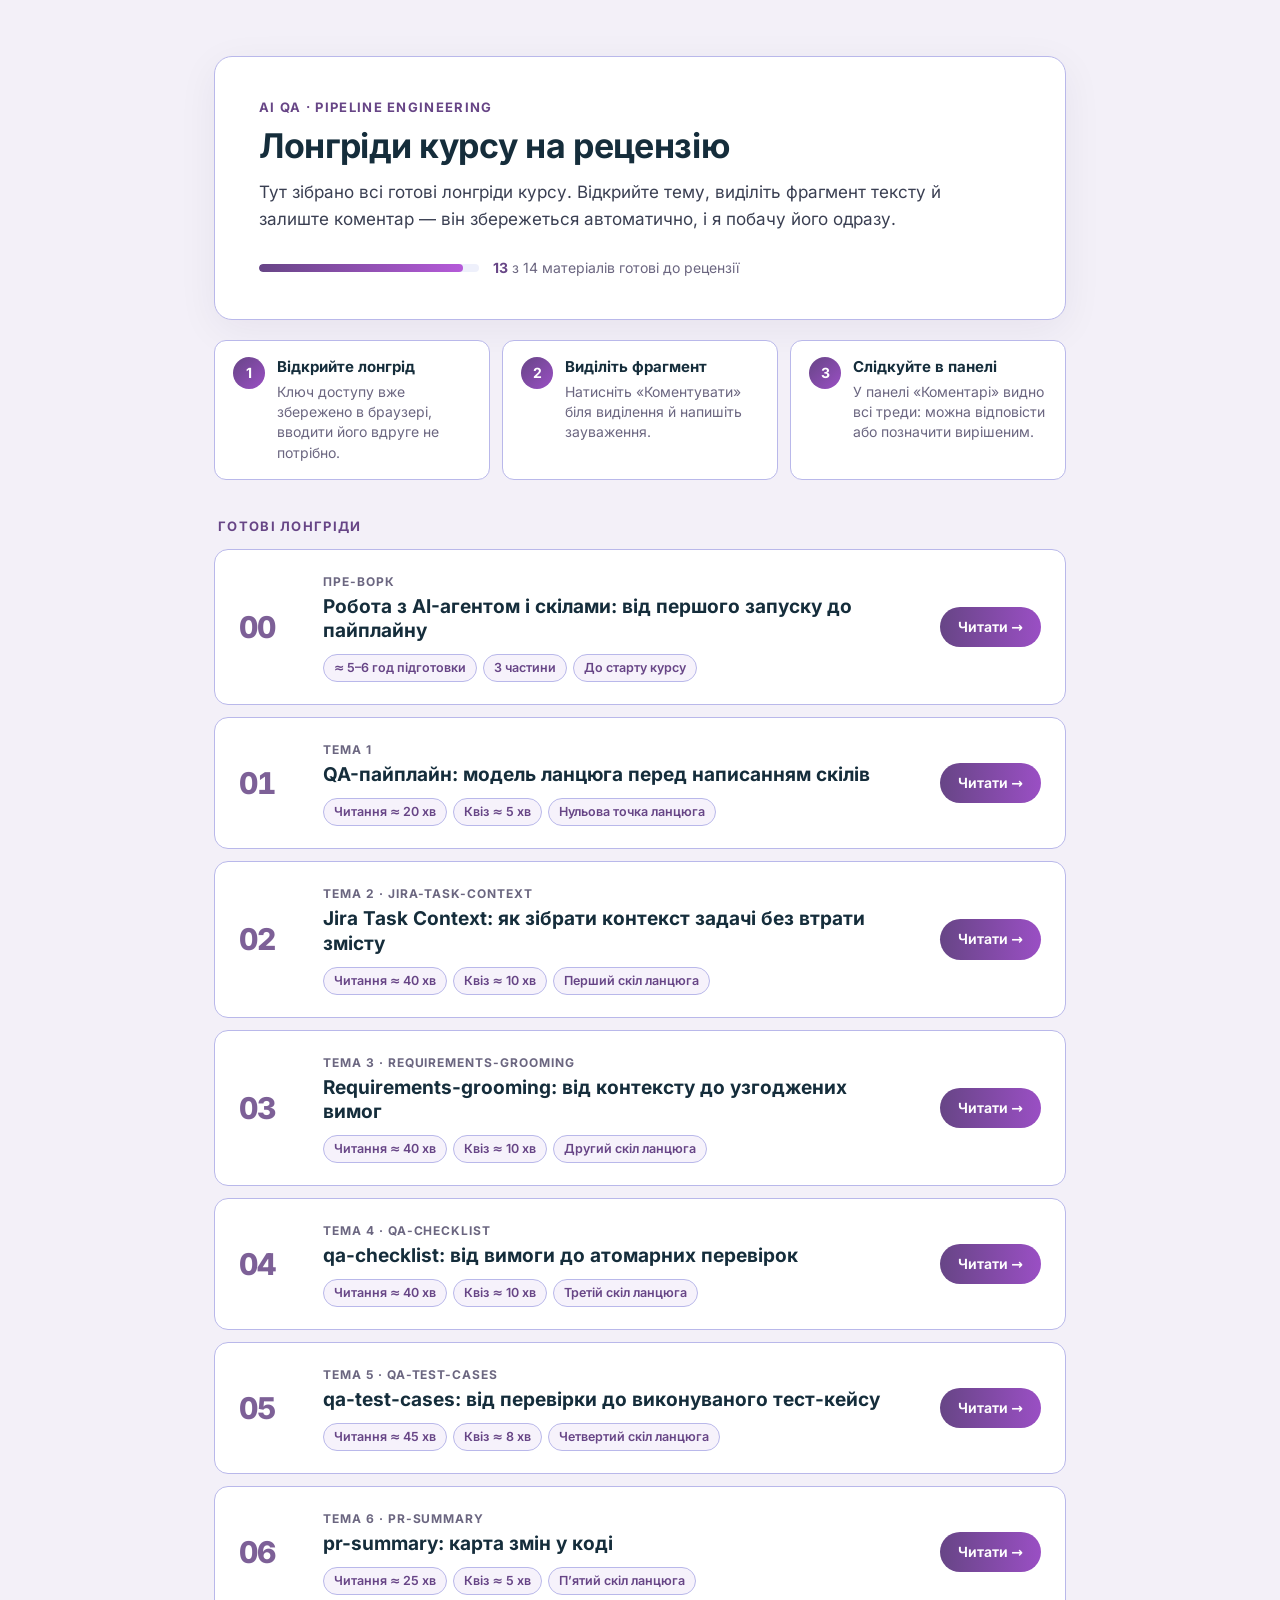
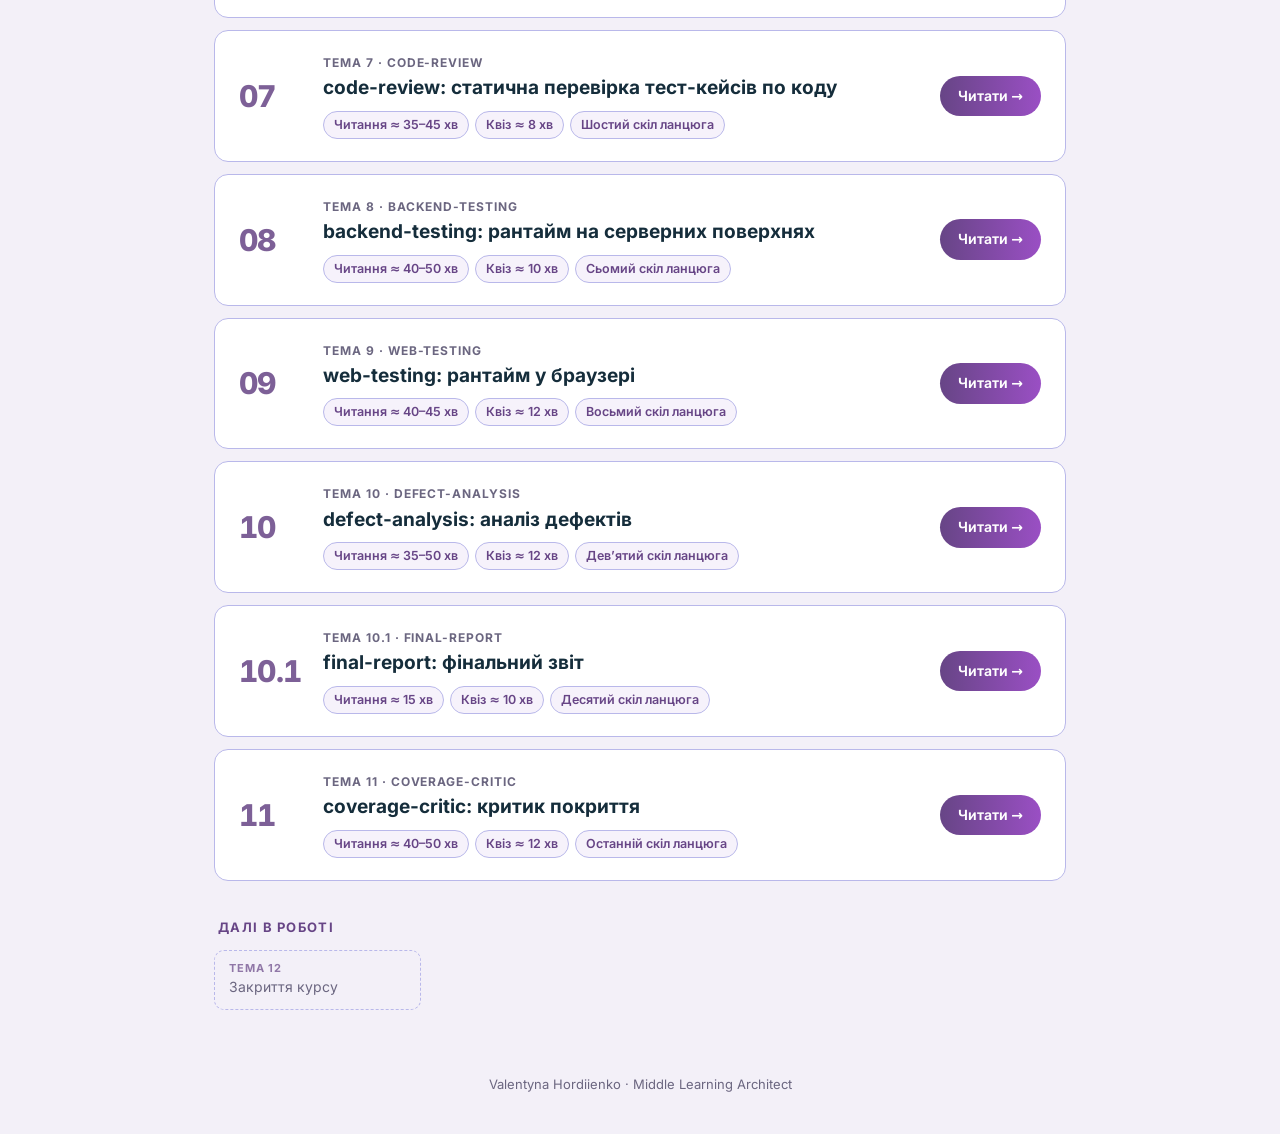
<file: index.html>
<!DOCTYPE html><html lang="uk"><head><meta charset="utf-8"><meta name="viewport" content="width=device-width,initial-scale=1"><title>AI QA · лонгріди на рецензію</title>
<style>@font-face{font-family:"Inter";font-style:normal;font-display:swap;font-weight:100 900;src:url([data-uri]) format("woff2");unicode-range:U+0301,U+0400-045F,U+0490-0491,U+04B0-04B1,U+2116}
@font-face{font-family:"Inter";font-style:normal;font-display:swap;font-weight:100 900;src:url([data-uri]) format("woff2");unicode-range:U+0000-00FF,U+0131,U+0152-0153,U+02BB-02BC,U+02C6,U+02DA,U+02DC,U+0304,U+0308,U+0329,U+2000-206F,U+20AC,U+2122,U+2191,U+2193,U+2212,U+2215,U+FEFF,U+FFFD}
:root{--ink:#152d3b;--paper:#fff;--deep:#674586;--accent:#b55ad9;--line:#b9b8ea;--pale:#f6f2fb;--mint:#eef0fb;--mute:#6b6680;--bg:#f3f0f8}
*{box-sizing:border-box}
body{margin:0;background:var(--bg);color:var(--ink);font:17px/1.6 Inter,system-ui,-apple-system,"Segoe UI",Roboto,sans-serif;-webkit-font-smoothing:antialiased}
.wrap{max-width:900px;margin:0 auto;padding:56px 24px 24px}
.hero{background:var(--paper);border:1px solid var(--line);border-radius:18px;padding:40px 44px;box-shadow:0 10px 40px #2a17400f}
.eyebrow{font-size:13px;font-weight:700;letter-spacing:.1em;text-transform:uppercase;color:var(--deep)}
h1{margin:8px 0 12px;font-size:34px;line-height:1.2;letter-spacing:-.01em}
.lead{margin:0;color:#3a3f52;max-width:44em}
.prog{display:flex;align-items:center;gap:14px;margin-top:24px;font-size:14px;color:var(--mute)}
.prog .bar{flex:0 0 220px;height:8px;border-radius:99px;background:var(--mint);overflow:hidden}
.prog .bar i{display:block;height:100%;background:linear-gradient(90deg,#674586,#b55ad9);border-radius:99px}
.prog b{color:var(--deep)}
.how{display:grid;grid-template-columns:repeat(3,minmax(0,1fr));gap:12px;margin:20px 0 8px}
.st{display:grid;grid-template-columns:32px minmax(0,1fr);gap:12px;align-items:start;padding:16px 18px;background:var(--paper);border:1px solid var(--line);border-radius:12px}
.st .n{width:32px;height:32px;border-radius:50%;display:grid;place-items:center;font-weight:700;font-size:14px;color:#fff;background:linear-gradient(135deg,#674586,#9a4fc4)}
.st b{display:block;font-size:15px;line-height:1.35}.st p{margin:4px 0 0;font-size:14px;line-height:1.45;color:var(--mute)}
.sh{font-size:13px;font-weight:700;letter-spacing:.1em;text-transform:uppercase;color:var(--deep);margin:36px 4px 12px}
.list{display:grid;gap:12px}
.card{display:grid;grid-template-columns:64px minmax(0,1fr) auto;gap:20px;align-items:center;padding:22px 24px;background:var(--paper);border:1px solid var(--line);border-radius:14px;color:inherit;text-decoration:none;transition:border-color .15s,box-shadow .15s,transform .15s}
.card:hover{border-color:var(--accent);box-shadow:0 8px 28px #67458622;transform:translateY(-1px)}
.card:focus-visible{outline:3px solid var(--accent);outline-offset:2px}
.num{font-size:30px;font-weight:800;color:var(--deep);opacity:.85;font-variant-numeric:tabular-nums;letter-spacing:-.02em}
.ey{font-size:12px;font-weight:700;letter-spacing:.08em;text-transform:uppercase;color:var(--mute)}
.card h3{margin:4px 0 10px;font-size:19px;line-height:1.3}
.chips{display:flex;flex-wrap:wrap;gap:6px}
.chips span{font-size:12.5px;font-weight:600;padding:3px 10px;border-radius:99px;background:var(--pale);border:1px solid var(--line);color:var(--deep)}
.side{display:flex;flex-direction:column;align-items:flex-end;gap:10px;min-width:130px}
.cm{font-size:13px;color:var(--mute);text-align:right;line-height:1.35}.cm b{color:var(--deep)}
.go{font-size:14px;font-weight:650;color:#fff;padding:9px 18px;border-radius:99px;background:linear-gradient(90deg,#674586,#9a4fc4);white-space:nowrap}
.go:after{content:" →"}
.next{list-style:none;margin:0;padding:0;display:grid;grid-template-columns:repeat(auto-fill,minmax(190px,1fr));gap:8px}
.next li{padding:10px 14px;border:1px dashed var(--line);border-radius:10px;font-size:14px;color:var(--mute);font-family:ui-monospace,"SF Mono",Consolas,monospace}
.next li b{display:block;font:700 11px/1.4 Inter,system-ui,sans-serif;letter-spacing:.08em;text-transform:uppercase;color:var(--deep);opacity:.7}
.next li.pl{font-family:inherit}
footer{text-align:center;color:var(--mute);font-size:13px;margin:40px 0}
@media(max-width:760px){.wrap{padding:24px 14px}.hero{padding:28px 22px}h1{font-size:27px}.how{grid-template-columns:1fr}.card{grid-template-columns:1fr;gap:10px}.num{font-size:22px}.side{flex-direction:row;align-items:center;justify-content:space-between;min-width:0}.cm{text-align:left}.prog .bar{flex-basis:120px}}
</style></head><body><div class="wrap">
<header class="hero">
  <div class="eyebrow">AI QA · Pipeline Engineering</div>
  <h1>Лонгріди курсу на рецензію</h1>
  <p class="lead">Тут зібрано всі готові лонгріди курсу. Відкрийте тему, виділіть фрагмент тексту й залиште коментар — він збережеться автоматично, і я побачу його одразу.</p>
  <div class="prog"><div class="bar"><i style="width:calc(13/14*100%)"></i></div><span><b>13</b> з 14 матеріалів готові до рецензії</span></div>
</header>

<section class="how" aria-label="Як залишити коментар">
  <div class="st"><span class="n">1</span><div><b>Відкрийте лонгрід</b><p>Ключ доступу вже збережено в браузері, вводити його вдруге не потрібно.</p></div></div>
  <div class="st"><span class="n">2</span><div><b>Виділіть фрагмент</b><p>Натисніть «Коментувати» біля виділення й напишіть зауваження.</p></div></div>
  <div class="st"><span class="n">3</span><div><b>Слідкуйте в панелі</b><p>У панелі «Коментарі» видно всі треди: можна відповісти або позначити вирішеним.</p></div></div>
</section>

<h2 class="sh">Готові лонгріди</h2>
<div class="list">
  <a class="card" href="pw-pre-work.html" data-doc="ai-qa-pw">
    <span class="num">00</span>
    <div class="mid"><div class="ey">Пре-ворк</div><h3>Робота з AI-агентом і скілами: від першого запуску до пайплайну</h3>
      <div class="chips"><span>≈ 5–6 год підготовки</span><span>3 частини</span><span>До старту курсу</span></div></div>
    <div class="side"><span class="cm" hidden></span><span class="go">Читати</span></div>
  </a>
  <a class="card" href="t1-qa-pipeline.html" data-doc="ai-qa-t1">
    <span class="num">01</span>
    <div class="mid"><div class="ey">Тема 1</div><h3>QA-пайплайн: модель ланцюга перед написанням скілів</h3>
      <div class="chips"><span>Читання ≈ 20 хв</span><span>Квіз ≈ 5 хв</span><span>Нульова точка ланцюга</span></div></div>
    <div class="side"><span class="cm" hidden></span><span class="go">Читати</span></div>
  </a>
  <a class="card" href="t2-jira-task-context.html" data-doc="ai-qa-t2">
    <span class="num">02</span>
    <div class="mid"><div class="ey">Тема 2 · jira-task-context</div><h3>Jira Task Context: як зібрати контекст задачі без втрати змісту</h3>
      <div class="chips"><span>Читання ≈ 40 хв</span><span>Квіз ≈ 10 хв</span><span>Перший скіл ланцюга</span></div></div>
    <div class="side"><span class="cm" hidden></span><span class="go">Читати</span></div>
  </a>
  <a class="card" href="t3-requirements-grooming.html" data-doc="ai-qa-t3">
    <span class="num">03</span>
    <div class="mid"><div class="ey">Тема 3 · requirements-grooming</div><h3>Requirements-grooming: від контексту до узгоджених вимог</h3>
      <div class="chips"><span>Читання ≈ 40 хв</span><span>Квіз ≈ 10 хв</span><span>Другий скіл ланцюга</span></div></div>
    <div class="side"><span class="cm" hidden></span><span class="go">Читати</span></div>
  </a>
  <a class="card" href="t4-qa-checklist.html" data-doc="ai-qa-t4">
    <span class="num">04</span>
    <div class="mid"><div class="ey">Тема 4 · qa-checklist</div><h3>qa-checklist: від вимоги до атомарних перевірок</h3>
      <div class="chips"><span>Читання ≈ 40 хв</span><span>Квіз ≈ 10 хв</span><span>Третій скіл ланцюга</span></div></div>
    <div class="side"><span class="cm" hidden></span><span class="go">Читати</span></div>
  </a>
  <a class="card" href="t5-qa-test-cases.html" data-doc="ai-qa-t5">
    <span class="num">05</span>
    <div class="mid"><div class="ey">Тема 5 · qa-test-cases</div><h3>qa-test-cases: від перевірки до виконуваного тест-кейсу</h3>
      <div class="chips"><span>Читання ≈ 45 хв</span><span>Квіз ≈ 8 хв</span><span>Четвертий скіл ланцюга</span></div></div>
    <div class="side"><span class="cm" hidden></span><span class="go">Читати</span></div>
  </a>
  <a class="card" href="t6-pr-summary.html" data-doc="ai-qa-t6">
    <span class="num">06</span>
    <div class="mid"><div class="ey">Тема 6 · pr-summary</div><h3>pr-summary: карта змін у коді</h3>
      <div class="chips"><span>Читання ≈ 25 хв</span><span>Квіз ≈ 5 хв</span><span>П’ятий скіл ланцюга</span></div></div>
    <div class="side"><span class="cm" hidden></span><span class="go">Читати</span></div>
  </a>
  <a class="card" href="t7-code-review.html" data-doc="ai-qa-t7">
    <span class="num">07</span>
    <div class="mid"><div class="ey">Тема 7 · code-review</div><h3>code-review: статична перевірка тест-кейсів по коду</h3>
      <div class="chips"><span>Читання ≈ 35–45 хв</span><span>Квіз ≈ 8 хв</span><span>Шостий скіл ланцюга</span></div></div>
    <div class="side"><span class="cm" hidden></span><span class="go">Читати</span></div>
  </a>
  <a class="card" href="t8-backend-testing.html" data-doc="ai-qa-t8">
    <span class="num">08</span>
    <div class="mid"><div class="ey">Тема 8 · backend-testing</div><h3>backend-testing: рантайм на серверних поверхнях</h3>
      <div class="chips"><span>Читання ≈ 40–50 хв</span><span>Квіз ≈ 10 хв</span><span>Сьомий скіл ланцюга</span></div></div>
    <div class="side"><span class="cm" hidden></span><span class="go">Читати</span></div>
  </a>
  <a class="card" href="t9-web-testing.html" data-doc="ai-qa-t9">
    <span class="num">09</span>
    <div class="mid"><div class="ey">Тема 9 · web-testing</div><h3>web-testing: рантайм у браузері</h3>
      <div class="chips"><span>Читання ≈ 40–45 хв</span><span>Квіз ≈ 12 хв</span><span>Восьмий скіл ланцюга</span></div></div>
    <div class="side"><span class="cm" hidden></span><span class="go">Читати</span></div>
  </a>
  <a class="card" href="t10-defect-analysis.html" data-doc="ai-qa-t10">
    <span class="num">10</span>
    <div class="mid"><div class="ey">Тема 10 · defect-analysis</div><h3>defect-analysis: аналіз дефектів</h3>
      <div class="chips"><span>Читання ≈ 35–50 хв</span><span>Квіз ≈ 12 хв</span><span>Дев’ятий скіл ланцюга</span></div></div>
    <div class="side"><span class="cm" hidden></span><span class="go">Читати</span></div>
  </a>
  <a class="card" href="t10-1-final-report.html" data-doc="ai-qa-t10-1">
    <span class="num">10.1</span>
    <div class="mid"><div class="ey">Тема 10.1 · final-report</div><h3>final-report: фінальний звіт</h3>
      <div class="chips"><span>Читання ≈ 15 хв</span><span>Квіз ≈ 10 хв</span><span>Десятий скіл ланцюга</span></div></div>
    <div class="side"><span class="cm" hidden></span><span class="go">Читати</span></div>
  </a>
  <a class="card" href="t11-coverage-critic.html" data-doc="ai-qa-t11">
    <span class="num">11</span>
    <div class="mid"><div class="ey">Тема 11 · coverage-critic</div><h3>coverage-critic: критик покриття</h3>
      <div class="chips"><span>Читання ≈ 40–50 хв</span><span>Квіз ≈ 12 хв</span><span>Останній скіл ланцюга</span></div></div>
    <div class="side"><span class="cm" hidden></span><span class="go">Читати</span></div>
  </a>
</div>

<h2 class="sh">Далі в роботі</h2>
<ul class="next">
  
  
  <li class="pl"><b>Тема 12</b>Закриття курсу</li>
</ul>
</div>
<footer>Valentyna Hordiienko · Middle Learning Architect</footer>
<script src="review/config.js"></script><script>(()=>{const LS=k=>'qa_'+k,g=k=>{try{return localStorage.getItem(LS(k))}catch(e){return null}},s=(k,v)=>{try{localStorage.setItem(LS(k),v)}catch(e){}};
const u=new URLSearchParams(location.search).get('k');if(u){s('key',u);history.replaceState(null,'',location.pathname+location.hash)}
const KEY=g('key'),C=window.QA_CONFIG||{};if(!KEY||!C.url)return;
const pl=(n,a,b,c)=>{const m=n%10,h=n%100;return m===1&&h!==11?a:(m>=2&&m<=4&&(h<12||h>14)?b:c)};
document.querySelectorAll('.card[data-doc]').forEach(async card=>{const el=card.querySelector('.cm');
 try{const r=await fetch(C.url.replace(/\/$/,'')+'/rest/v1/rpc/qa_list',{method:'POST',headers:{apikey:C.anon,Authorization:'Bearer '+C.anon,'Content-Type':'application/json'},body:JSON.stringify({p_key:KEY,p_doc:card.dataset.doc})});
  if(!r.ok)return;const a=(await r.json()).filter(c=>!c.parent_id);const op=a.filter(c=>c.status!=='resolved').length,rs=a.length-op;
  el.innerHTML=a.length?`<b>${op}</b> ${pl(op,'відкритий','відкриті','відкритих')}<br>${rs} ${pl(rs,'вирішений','вирішені','вирішених')}`:'Коментарів ще немає';el.hidden=false}catch(e){}})})();
</script></body></html>
</file>
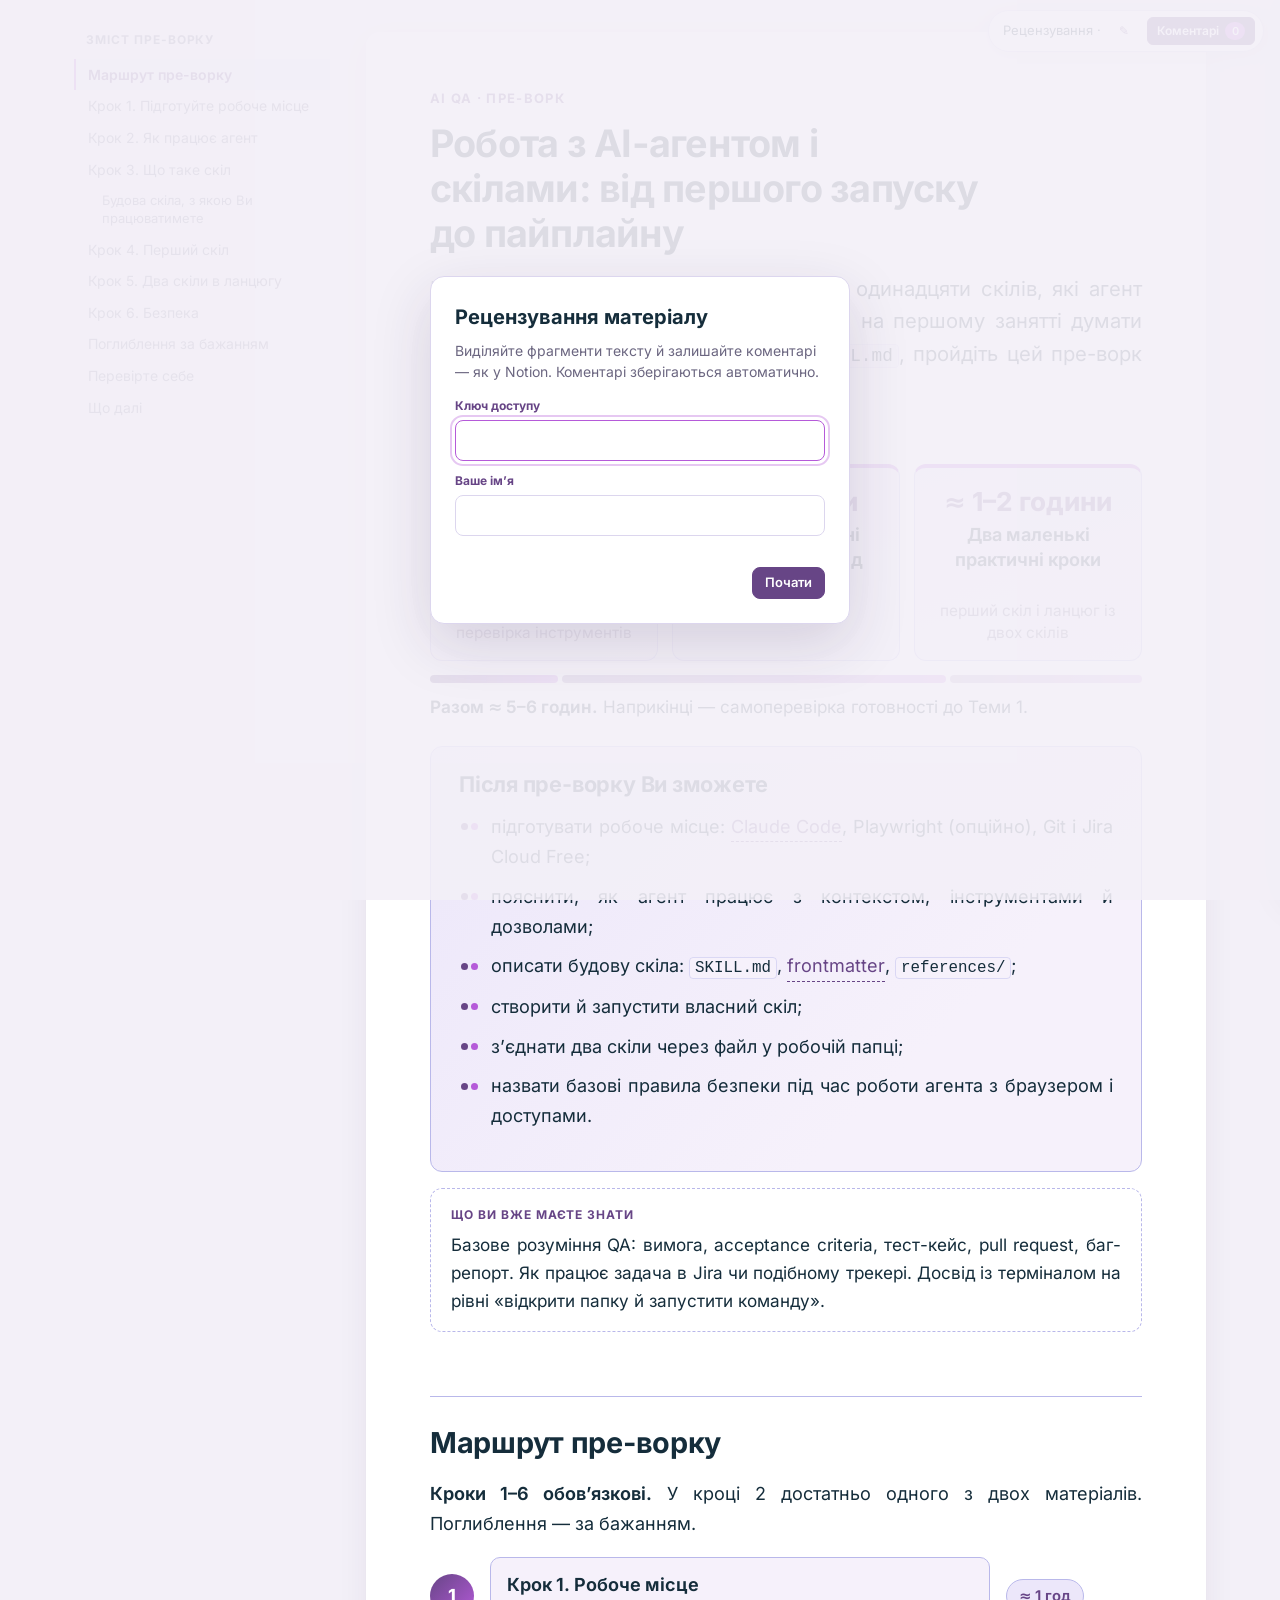
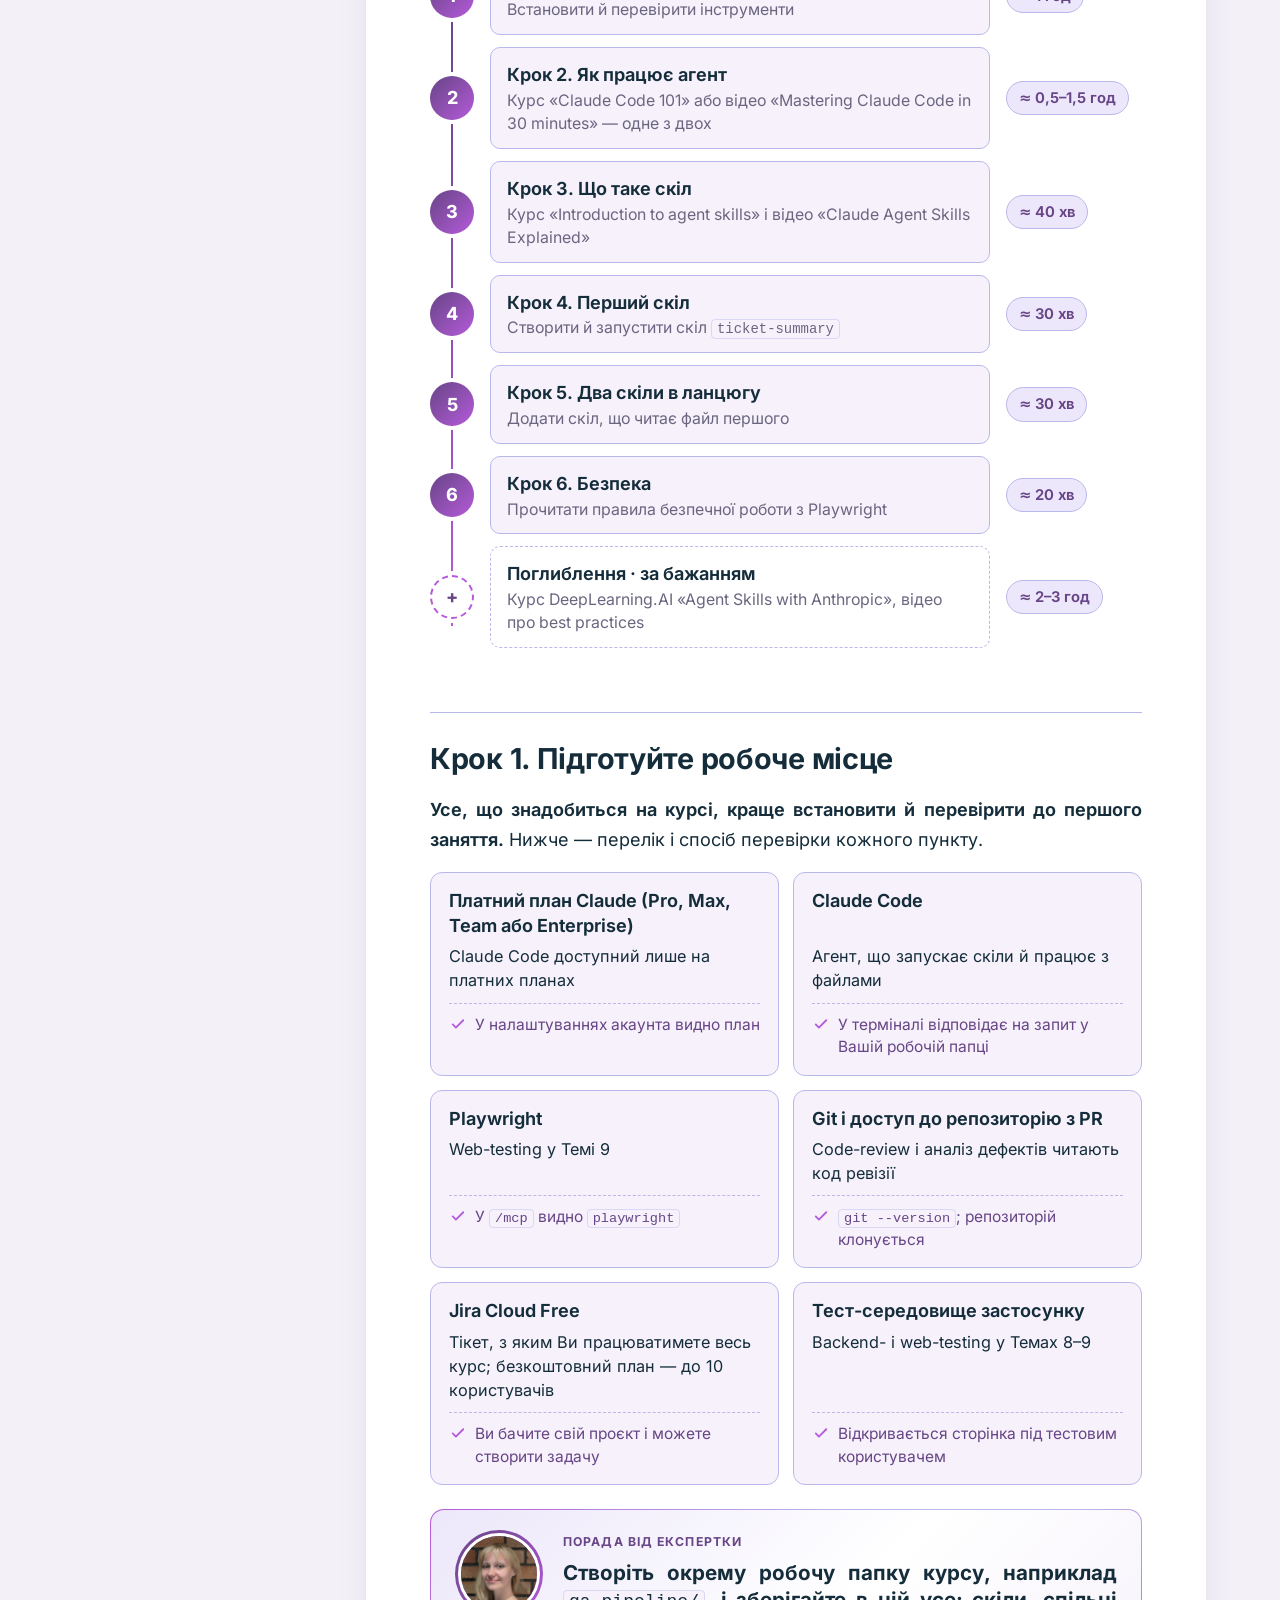
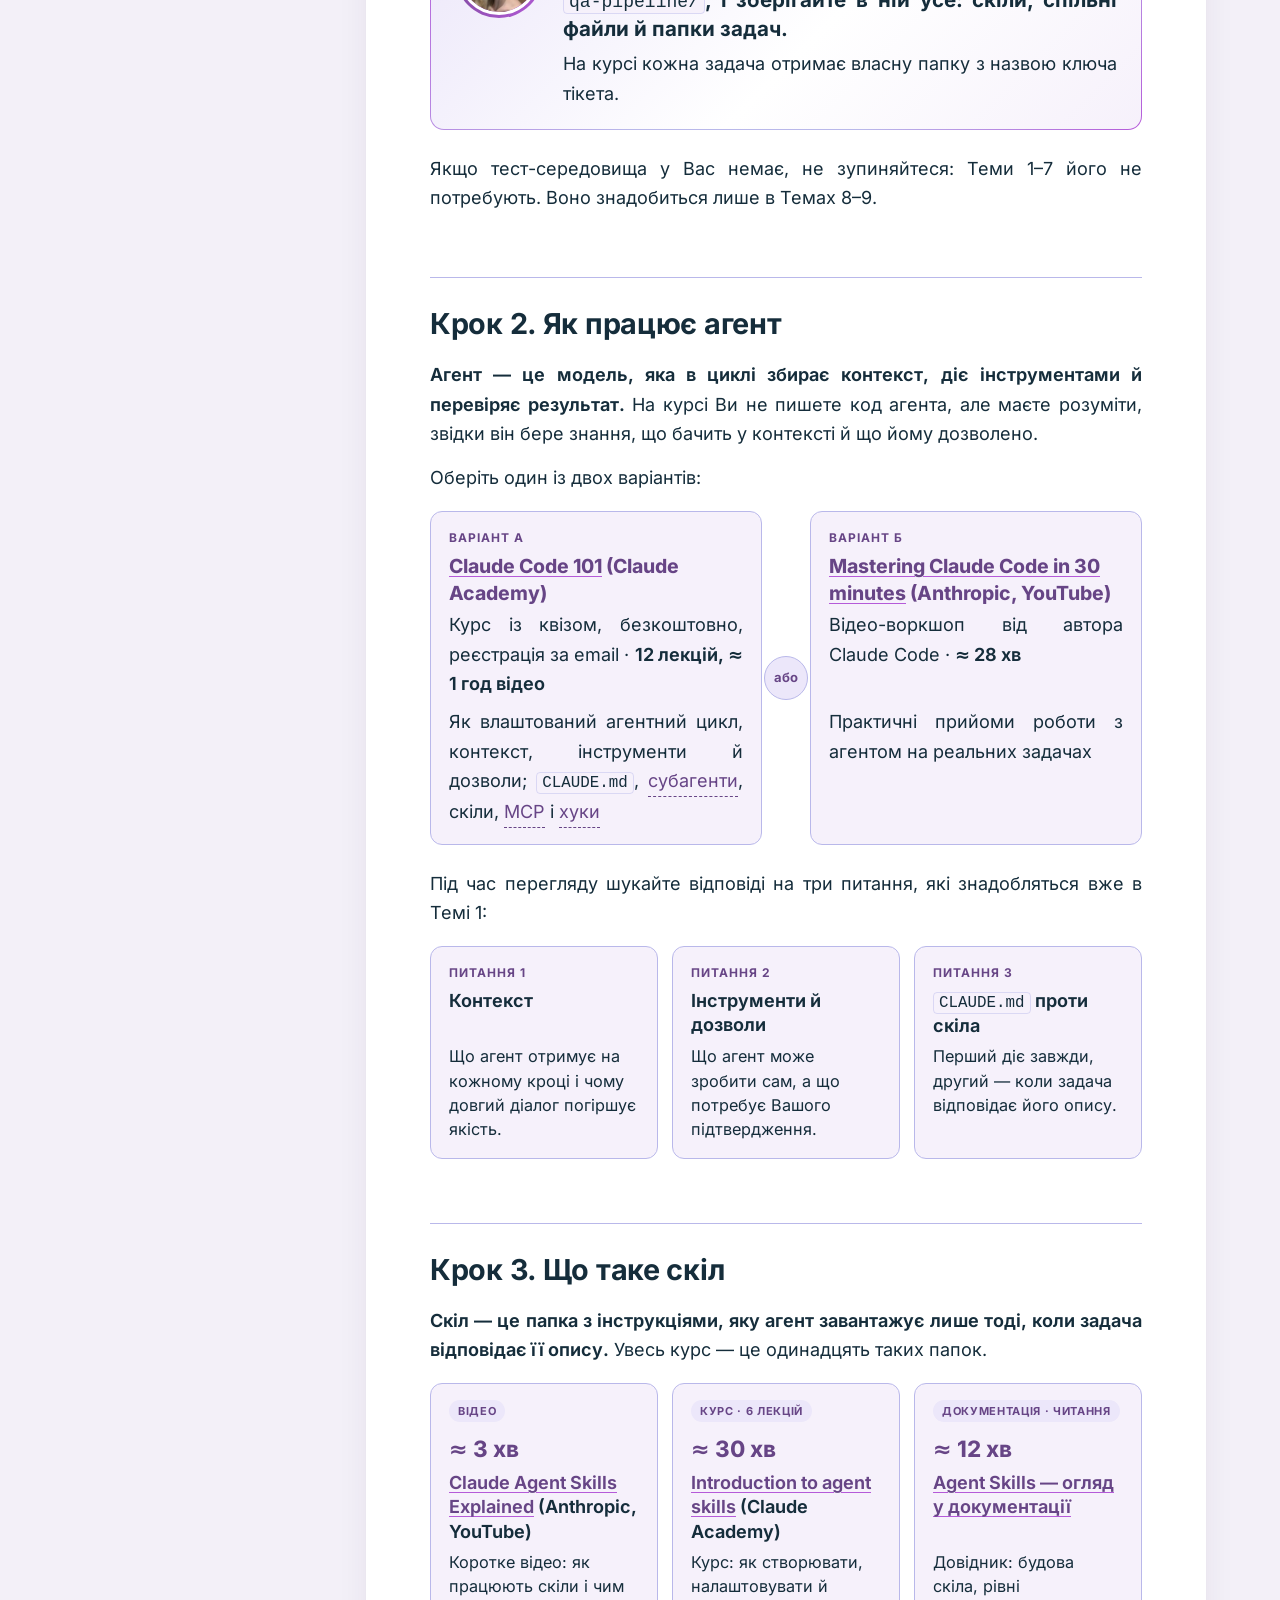
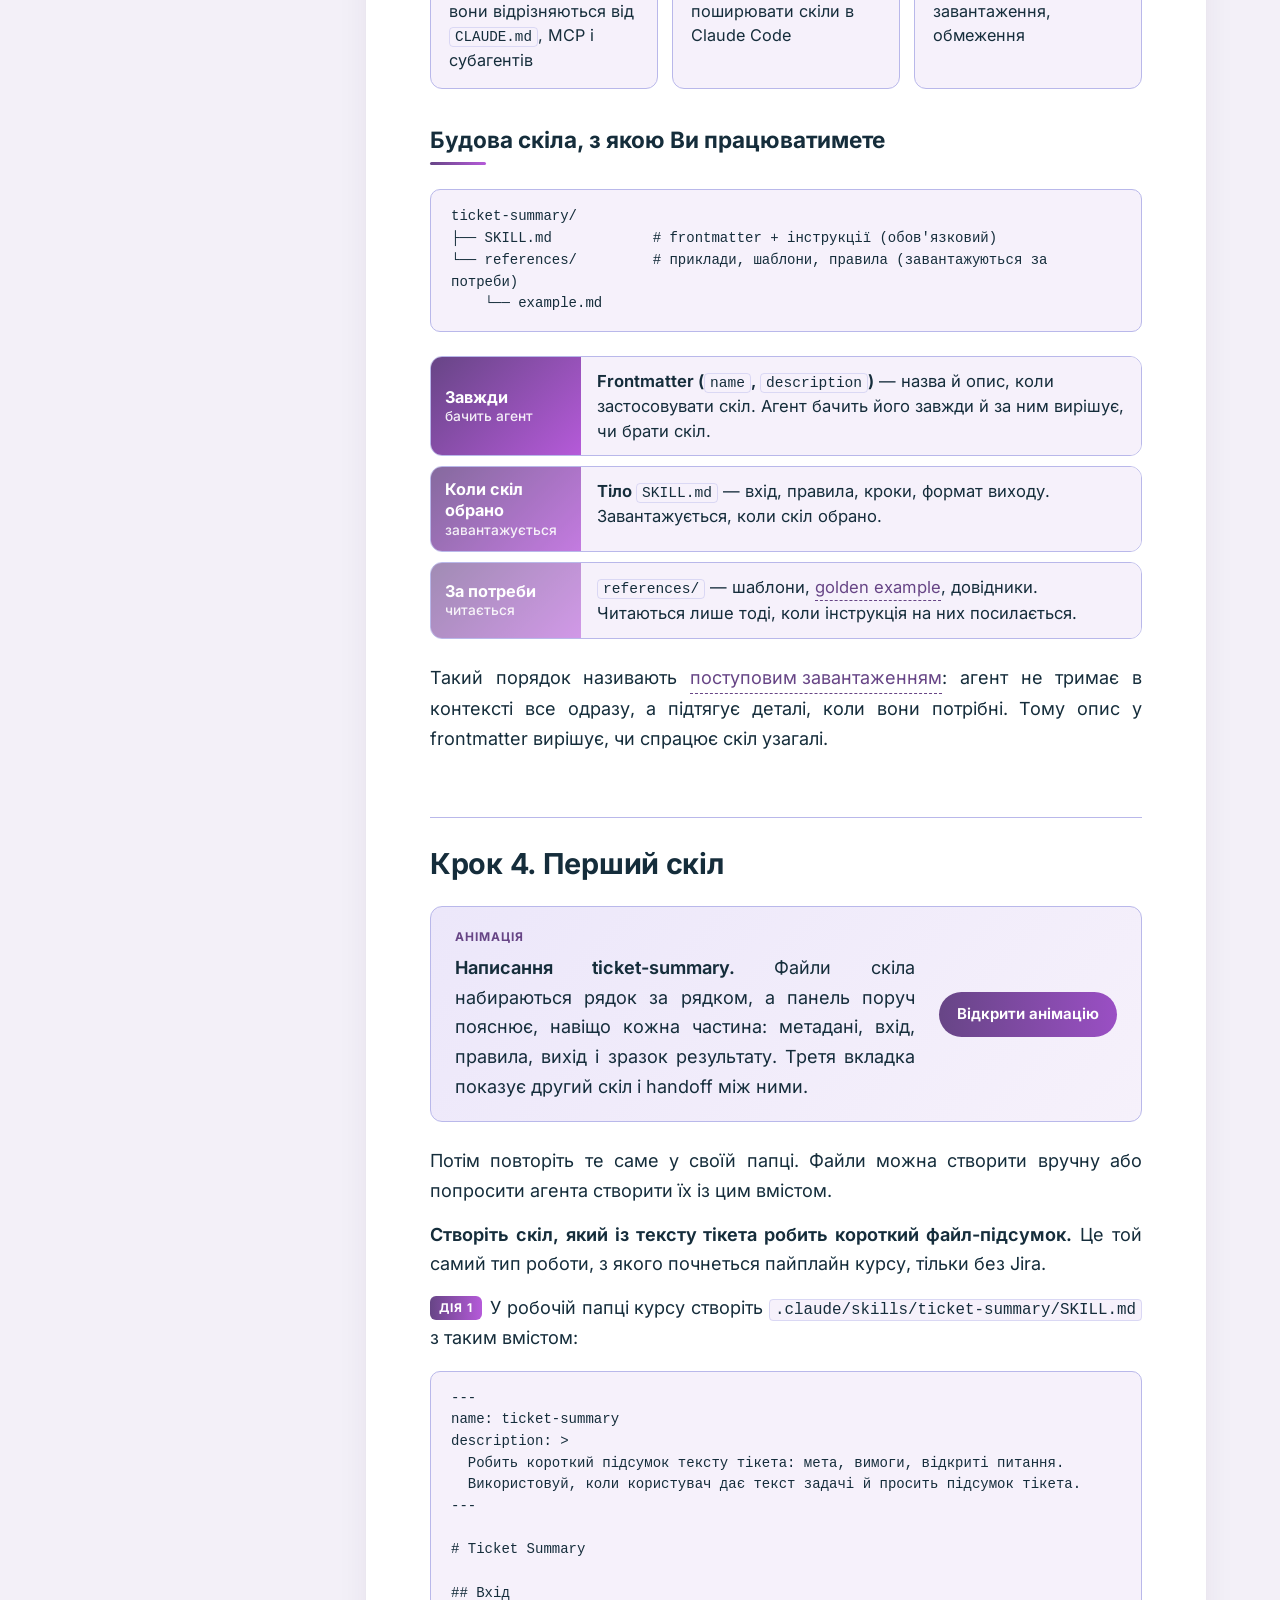
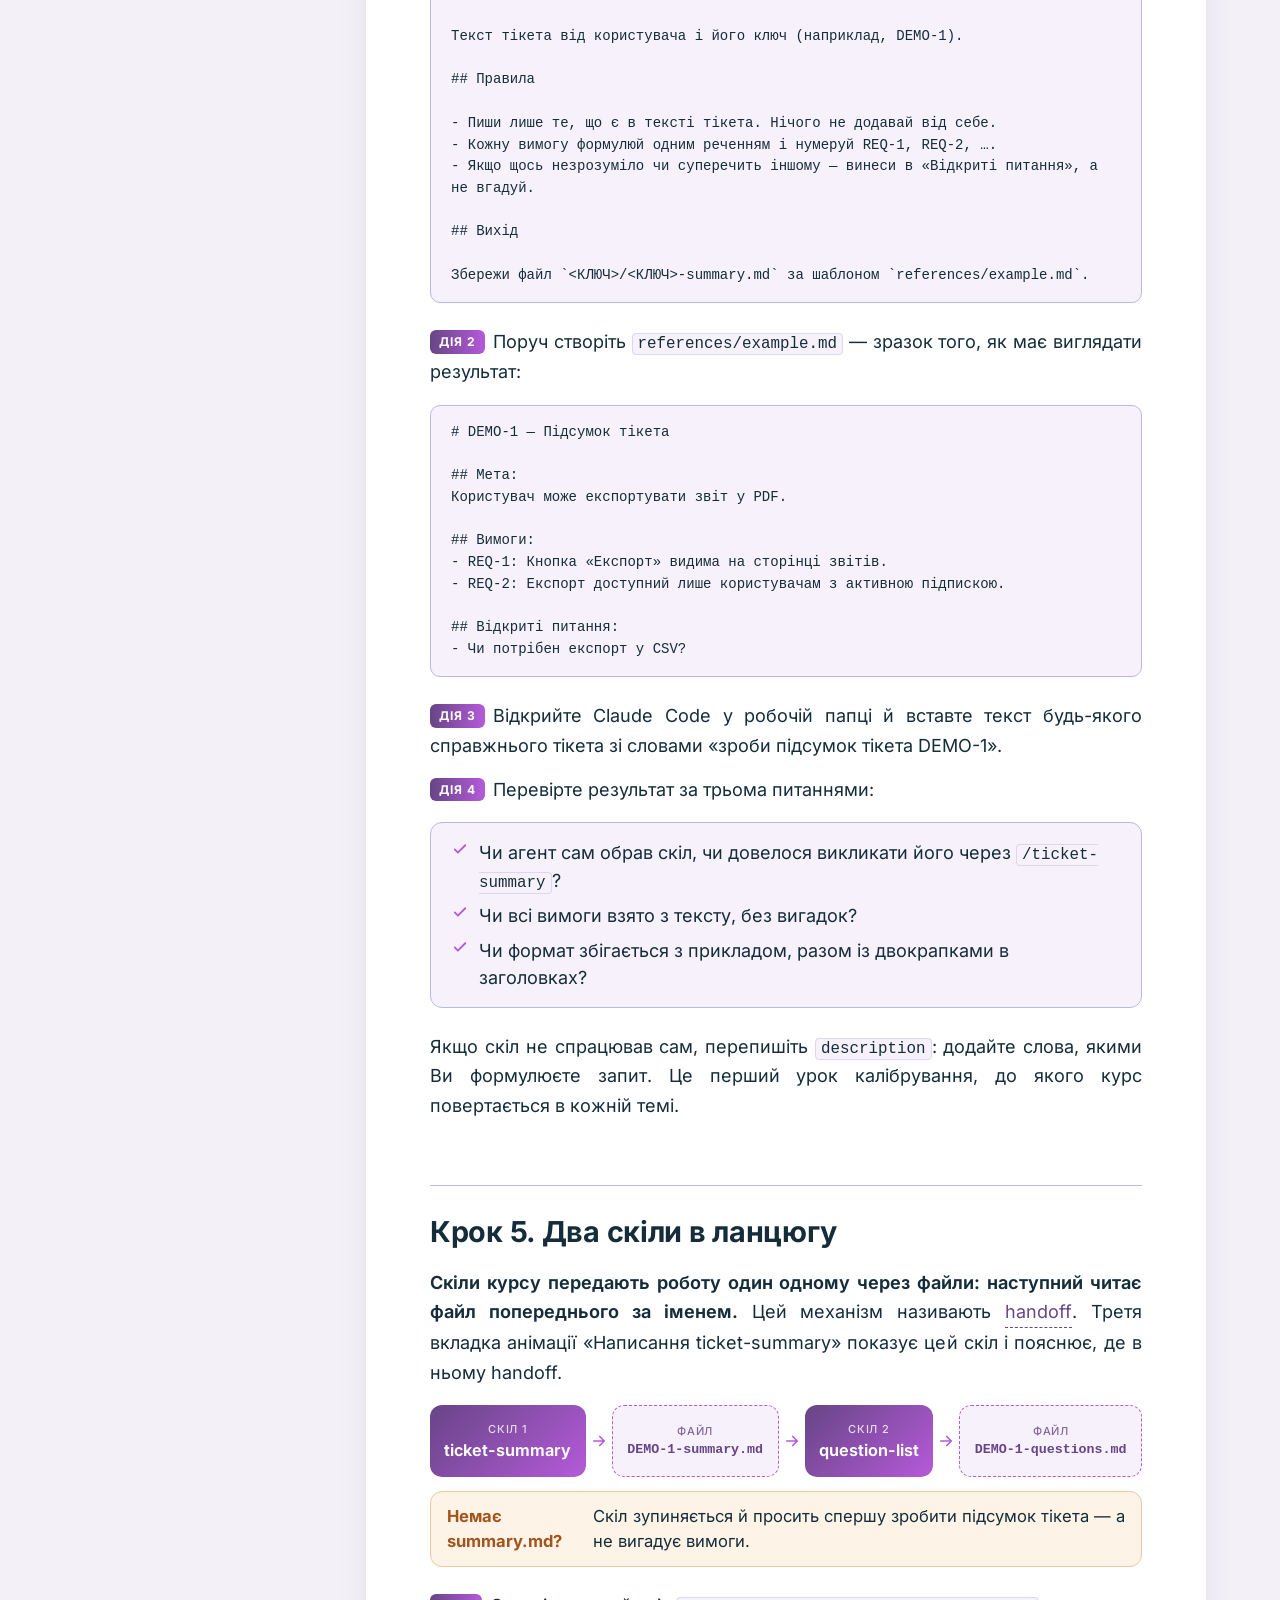
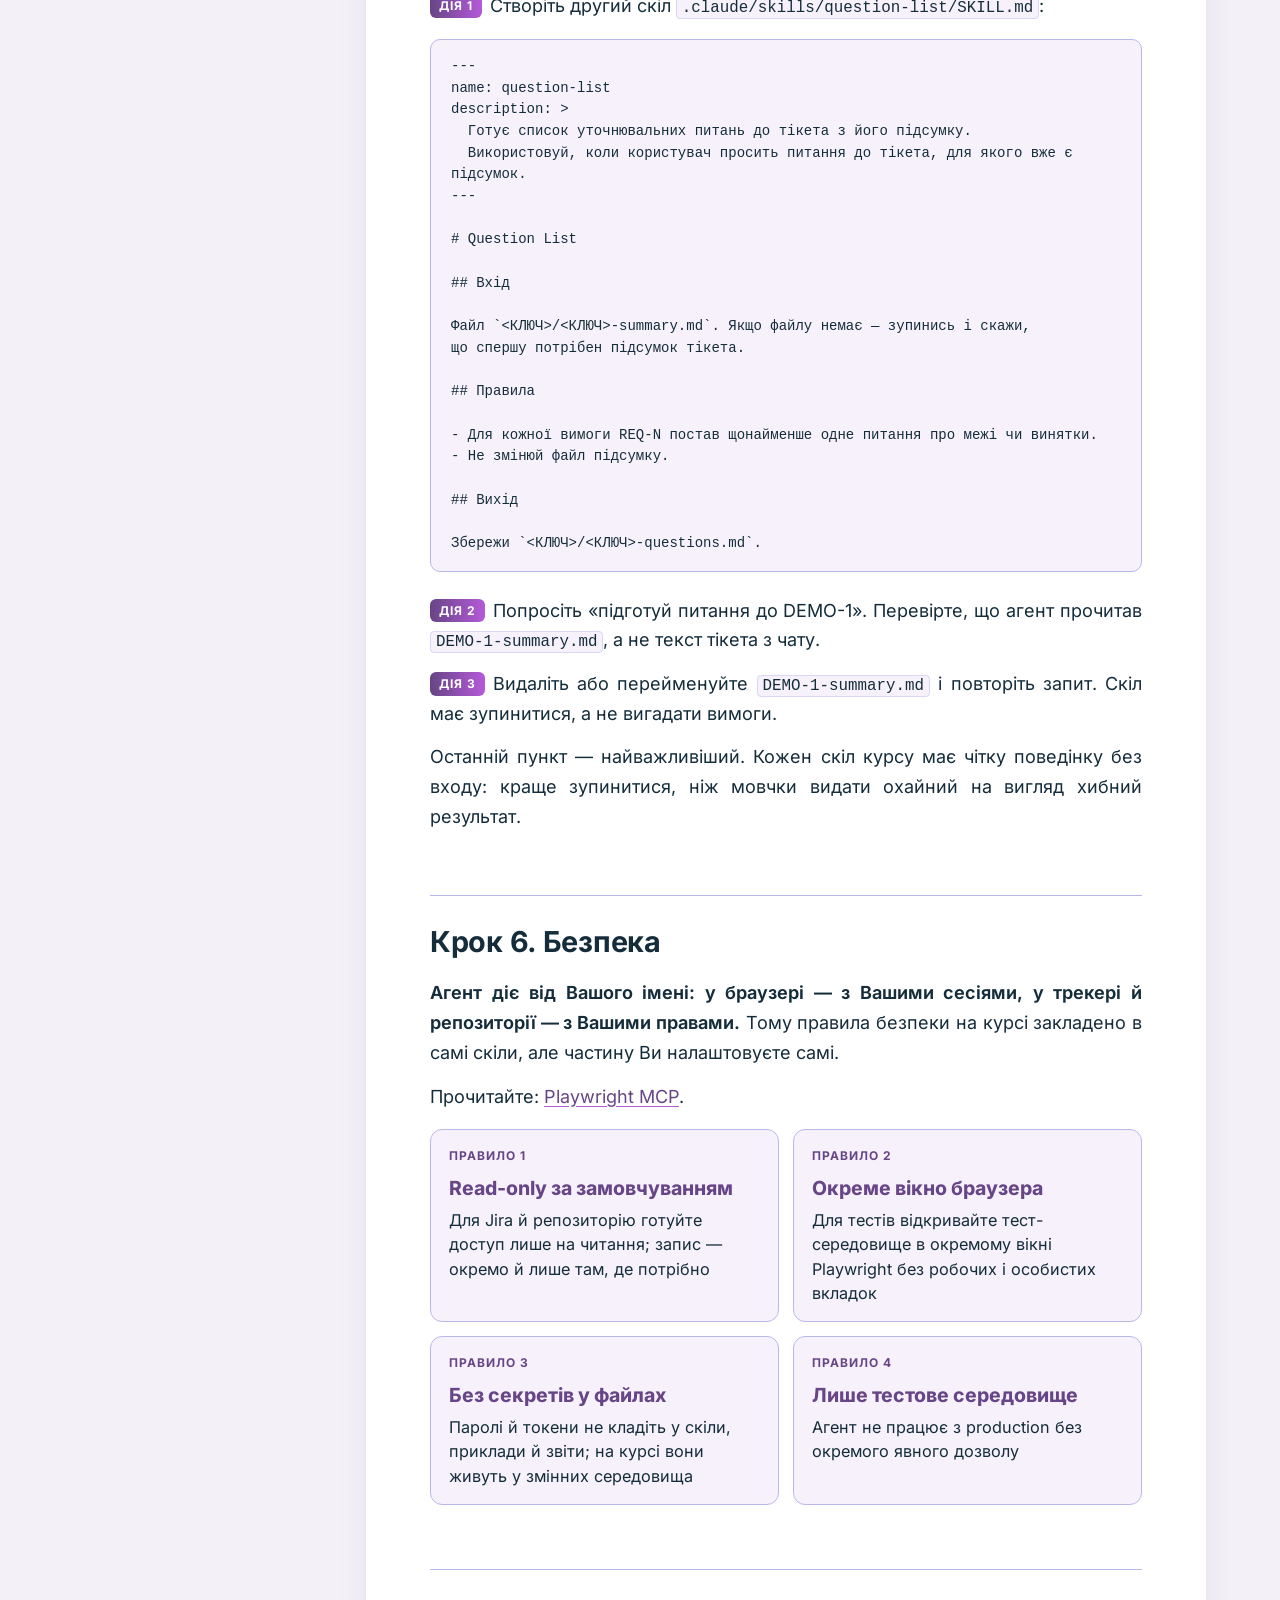
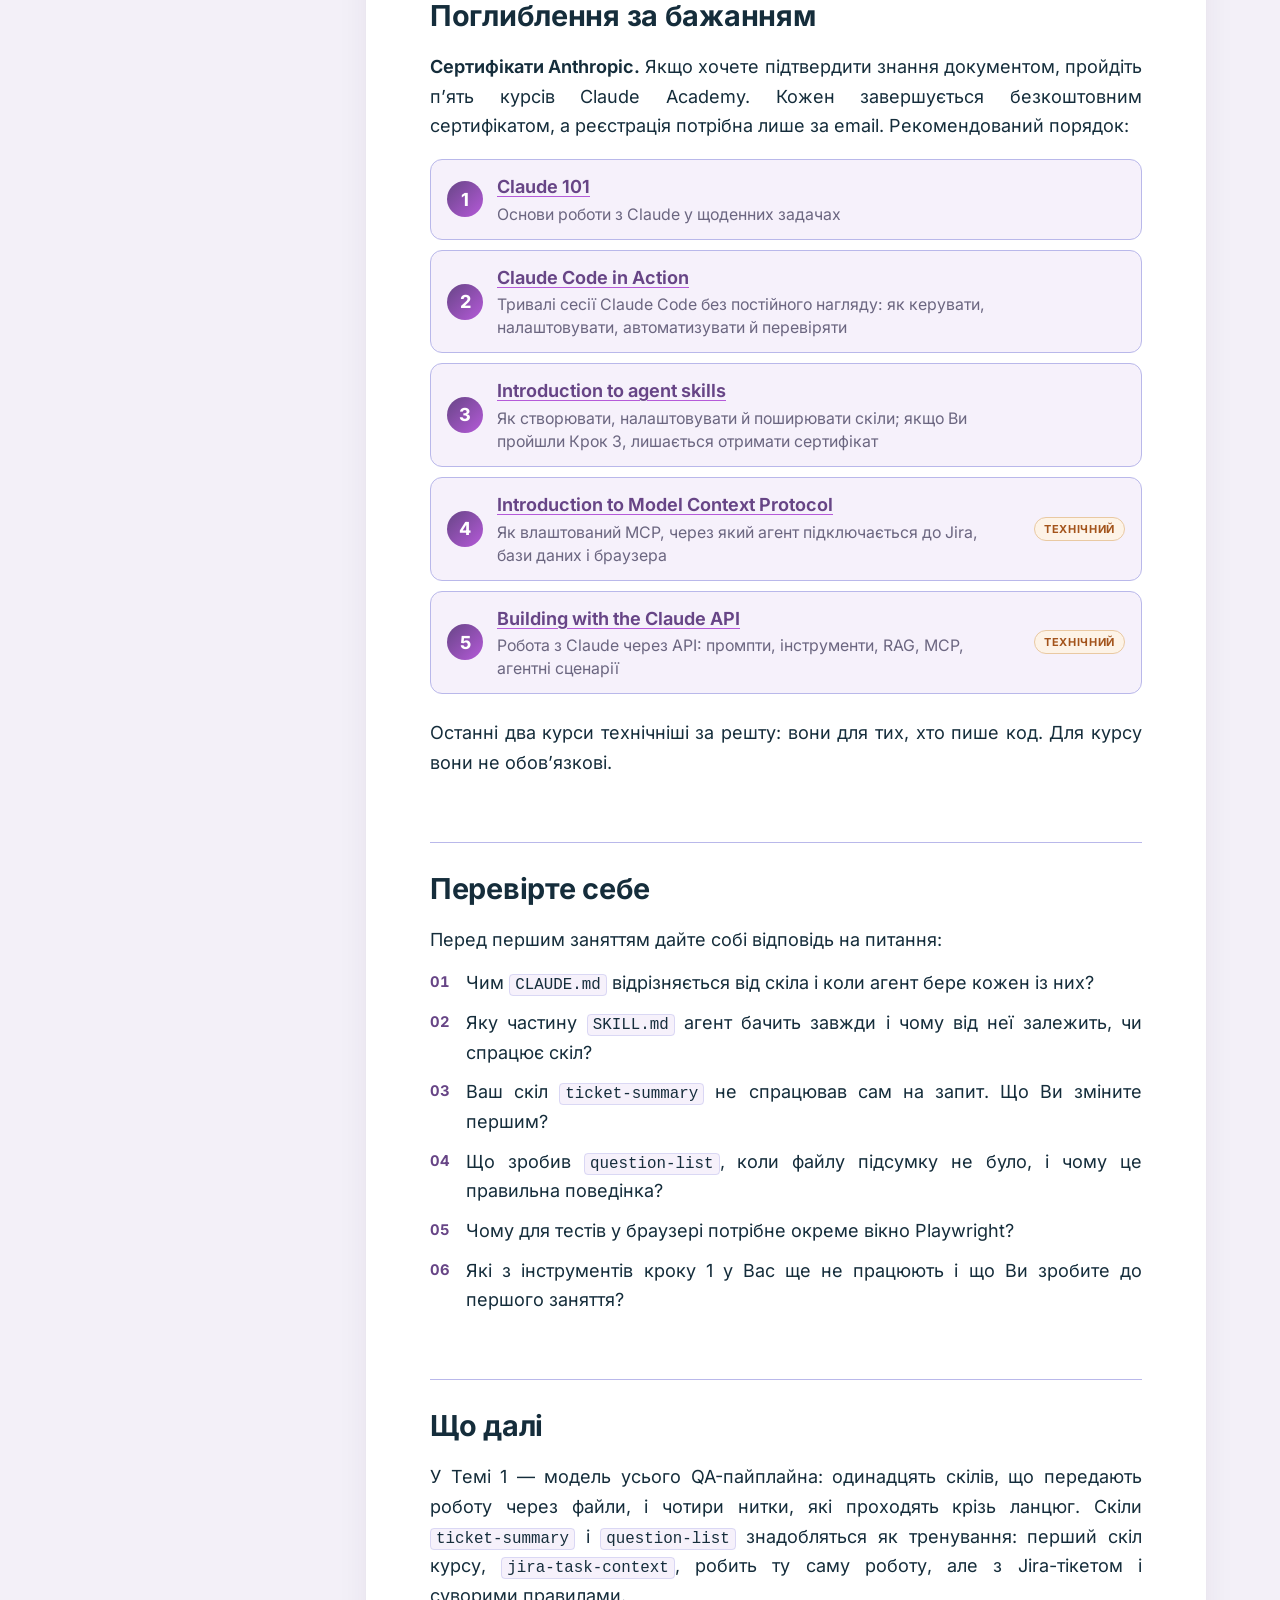
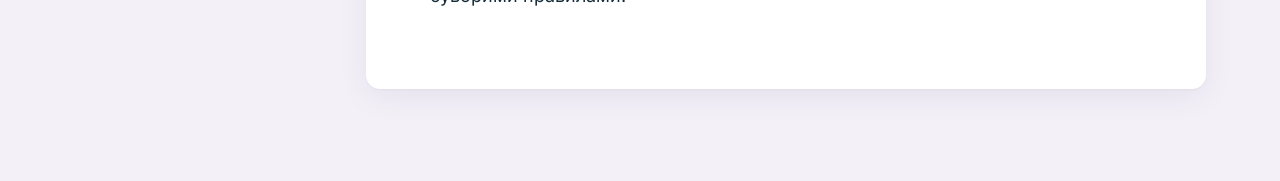
<file: pw-pre-work.html>
<!DOCTYPE html><html lang="uk"><head><meta charset="utf-8"><meta name="viewport" content="width=device-width,initial-scale=1"><title>Пре-ворк. Робота з AI-агентом і скілами</title><style>@font-face{font-family:"Inter";font-style:normal;font-display:swap;font-weight:100 900;src:url([data-uri]) format("woff2");unicode-range:U+0301,U+0400-045F,U+0490-0491,U+04B0-04B1,U+2116}
@font-face{font-family:"Inter";font-style:normal;font-display:swap;font-weight:100 900;src:url([data-uri]) format("woff2");unicode-range:U+0000-00FF,U+0131,U+0152-0153,U+02BB-02BC,U+02C6,U+02DA,U+02DC,U+0304,U+0308,U+0329,U+2000-206F,U+20AC,U+2122,U+2191,U+2193,U+2212,U+2215,U+FEFF,U+FFFD}
:root{--ink:#152d3b;--paper:#fff;--deep:#674586;--accent:#b55ad9;--line:#b9b8ea;--pale:#f6f1fb;--mint:#ece7fa;--page:#f3f0f8;--mute:#6b6680;--warn:#a3541c;--warnbg:#fdf3e7;--warnline:#e9c9a2}

*{box-sizing:border-box}html{scroll-behavior:smooth;scroll-padding-top:24px}
body{margin:0;background:var(--page);color:var(--ink);font:18px/1.65 "Inter","Segoe UI",system-ui,-apple-system,Roboto,sans-serif;-webkit-font-smoothing:antialiased}
.bar{position:fixed;inset:0 0 auto 0;height:3px;z-index:50}.bar i{display:block;height:100%;width:0;background:linear-gradient(90deg,var(--deep),var(--accent))}
.wrap{display:grid;grid-template-columns:260px minmax(0,1fr);gap:32px;max-width:1180px;margin:0 auto;padding:32px 24px 96px}
nav{position:sticky;top:24px;align-self:start;max-height:calc(100vh - 48px);overflow:auto;font-size:14px;line-height:1.4;padding-right:4px}
.nav-h{font-size:12px;font-weight:700;letter-spacing:.08em;text-transform:uppercase;color:var(--mute);margin:0 0 10px 12px}
nav a{display:block;color:var(--mute);text-decoration:none;padding:6px 12px;border-left:2px solid transparent;transition:color .15s,border-color .15s,background-color .15s}
nav a.t3{padding-left:26px;font-size:13px}
nav a:hover{color:var(--deep)}nav a.on{color:var(--deep);border-left-color:var(--accent);background:var(--mint);font-weight:600}
main{background:var(--paper);border-radius:14px;padding:56px 64px 64px;box-shadow:0 1px 2px #0000000a,0 8px 32px #2a174010;min-width:0}
.lr>*{max-width:46rem}.lr>.tw,.lr>figure,.lr>.hero{max-width:none}
.lr p{margin:0 0 14px}.lr p,.lr .ls>li{text-align:justify;text-align-last:left;hyphens:auto;-webkit-hyphens:auto}.lr strong{font-weight:650}
.lr code{font:.88em/1.4 ui-monospace,"SF Mono",Consolas,monospace;background:var(--pale);border:1px solid color-mix(in srgb,var(--line) 45%,transparent);padding:1px 5px;border-radius:4px;white-space:nowrap}
.lr h1{font-size:2.1em;line-height:1.18;letter-spacing:-.02em;margin:0 0 18px;max-width:22ch}
.lr h2{font-size:1.6em;line-height:1.25;letter-spacing:-.01em;margin:64px 0 18px;padding-top:28px;border-top:1px solid var(--line)}
.lr h3{font-size:1.25em;line-height:1.3;margin:36px 0 12px}
.lr h3:after{content:"";display:block;width:56px;height:3px;margin-top:8px;border-radius:2px;background:linear-gradient(90deg,var(--deep),var(--accent))}
.eyebrow{font-size:13px;font-weight:700;letter-spacing:.1em;text-transform:uppercase;color:var(--deep);margin-bottom:12px}
.chips{display:flex;flex-wrap:wrap;gap:8px;margin:0 0 24px}.chips span{font-size:13px;font-weight:600;color:var(--deep);background:var(--mint);border:1px solid var(--line);border-radius:999px;padding:4px 12px}
.lead{font-size:1.12em;line-height:1.6}
.hero p{max-width:46rem}
.lo{margin:28px 0 16px;padding:24px 28px;border:1px solid var(--line);border-radius:12px;background:linear-gradient(135deg,var(--mint),var(--pale) 70%)}
.lr .lo-h{font-size:1.2em;margin:0 0 14px;padding:0;border:0}
.pre{padding:16px 20px;border:1px dashed var(--line);border-radius:12px}.pre p{margin:0;font-size:.95em}
.ls{list-style:none;margin:0 0 16px;padding:0}.ls>li{display:grid;grid-template-columns:22px minmax(0,1fr);column-gap:10px;margin:0 0 10px}
.ls .mk{width:7px;height:7px;border-radius:50%;margin:.62em 0 0 2px;background:var(--deep);box-shadow:10px 0 var(--accent)}
ol.ls>li{grid-template-columns:2.2ch minmax(0,1fr);column-gap:12px}.ls .nm{color:var(--deep);font-size:.82em;font-weight:700;line-height:2.01;font-variant-numeric:tabular-nums}
.tw{overflow-x:auto;margin:20px 0 24px;border:1px solid var(--line);border-radius:10px}
table{width:100%;border-collapse:collapse;font-size:.92em;line-height:1.5}
th,td{padding:12px 14px;text-align:left;vertical-align:top;border-bottom:1px solid var(--line);transition:background-color .2s ease}
th{background:var(--mint);color:var(--deep);font-size:.86em;letter-spacing:.03em;text-transform:uppercase}
tbody tr:last-child td{border-bottom:0}tbody tr:nth-child(even) td{background:color-mix(in srgb,var(--pale) 60%,transparent)}
tbody tr{transition:transform .2s ease}tbody tr:hover td{background:var(--mint)}tbody tr:hover td:first-child{box-shadow:inset 3px 0 var(--accent)}
.co{margin:22px 0;padding:16px 20px;border:1px solid var(--line);border-left:0;border-radius:10px;background:var(--pale);position:relative;overflow:hidden}
.co:before{content:"";position:absolute;inset:0 auto 0 0;width:4px;background:linear-gradient(var(--deep),var(--accent))}
.co p{margin:0}.co-t{display:flex;align-items:center;gap:8px;font-size:12px;font-weight:700;letter-spacing:.08em;text-transform:uppercase;color:var(--deep);margin-bottom:6px}
.co-t svg{width:16px;height:16px;fill:none;stroke:currentColor;stroke-width:1.8;stroke-linejoin:round;stroke-linecap:round}
.co-warn{background:var(--warnbg);border-color:var(--warnline)}.co-warn:before{background:var(--warn)}.co-warn .co-t{color:var(--warn)}
figure.scheme{margin:24px 0;padding:12px;background:#fff;border:1px solid var(--line);border-radius:12px}figure.scheme img{display:block;width:100%;height:auto;border-radius:6px}
.quiz{display:flex;flex-wrap:wrap;gap:16px 24px;align-items:center;justify-content:space-between;margin:20px 0 24px;padding:20px 24px;border-radius:12px;border:1px solid var(--line);background:linear-gradient(135deg,var(--mint),var(--pale))}
.quiz>div{flex:1 1 320px}.quiz p{margin:0}.quiz-b{flex:none;font-size:15px;font-weight:650;color:#fff;background:linear-gradient(90deg,#674586,#9a4fc4);padding:10px 18px;border-radius:999px}
.tip-b{border:0;border-bottom:1px dashed currentColor;margin:0;padding:0;background:none;color:var(--deep);font:inherit;cursor:help}
.tip{position:relative}.tip-p{position:absolute;left:0;top:calc(100% + 8px);z-index:20;width:320px;max-width:80vw;padding:12px 14px;background:var(--paper);color:var(--ink);border:1px solid var(--line);border-radius:10px;font-size:14px;line-height:1.5;font-weight:400;box-shadow:0 8px 28px #2a17402e;text-align:left}
[hidden]{display:none!important}:focus-visible{outline:2px solid var(--deep);outline-offset:3px;border-radius:3px}
/*EX*/
.lr .ex{margin:28px 0;padding:1px;border-radius:14px;background:linear-gradient(135deg,var(--accent),var(--line) 45%,var(--line) 70%,var(--accent))}
.lr .ex-in{display:grid;grid-template-columns:88px minmax(0,1fr);gap:20px;align-items:start;padding:20px 24px;border-radius:13px;background:linear-gradient(135deg,var(--mint),var(--paper) 55%,var(--pale))}
.lr .ex-ph{width:88px;height:88px;padding:3px;border-radius:50%;background:linear-gradient(135deg,var(--deep),var(--accent))}
.lr .ex-ph img{display:block;width:100%;height:100%;object-fit:cover;border-radius:50%;border:3px solid var(--paper)}
.lr .ex-b{min-width:0}
.lr .ex-l{font-size:.68em;font-weight:700;letter-spacing:.09em;text-transform:uppercase;color:var(--deep);margin:2px 0 6px}
.lr .ex p{margin:0 0 6px;padding:0}
.lr .ex p:last-child{margin-bottom:0}
.lr .ex .ex-h{font-size:1.14em;font-weight:700;line-height:1.35}
.lr .ex .ex-a{margin-top:10px;padding-top:10px;border-top:1px solid var(--line);color:var(--deep);font-weight:650}
@media(max-width:560px){.lr .ex-in{grid-template-columns:56px minmax(0,1fr);gap:14px;padding:16px}.lr .ex-ph{width:56px;height:56px;padding:2px}.lr .ex-ph img{border-width:2px}}
/*/EX*/
@media(max-width:960px){.wrap{grid-template-columns:1fr;padding:0}nav{display:none}main{border-radius:0;padding:32px 20px 56px}body{font-size:17px}.lr h1{font-size:1.7em}}
@media(prefers-reduced-motion:reduce){*{transition:none!important;scroll-behavior:auto!important}}

.lr pre{max-width:none;margin:18px 0 22px;padding:16px 20px;background:var(--pale);border:1px solid var(--line);border-radius:10px;overflow-x:auto;font:14px/1.55 ui-monospace,"SF Mono",Consolas,monospace;white-space:pre-wrap;overflow-wrap:anywhere}.lr pre code{background:none;border:0;padding:0;font:inherit;white-space:inherit}
.lr>pre{max-width:none}
.lr a{color:var(--deep);text-decoration:underline;text-decoration-color:var(--accent);text-underline-offset:3px}.lr a:hover{color:var(--accent)}
a.quiz-b{text-decoration:none}
.lr .ig{max-width:none}
.ig-t{display:grid;grid-template-columns:repeat(3,minmax(0,1fr));gap:14px}
.ig-t .c{padding:18px 18px 16px;border:1px solid var(--line);border-top:4px solid var(--accent);border-radius:12px;background:linear-gradient(160deg,var(--mint),var(--pale));text-align:center}
.ig-t .n{font-size:1.45em;font-weight:750;color:var(--deep);line-height:1.2}.ig-t .h{font-weight:650;margin:6px 0 4px;line-height:1.35}.ig-t .s{font-size:.85em;color:var(--mute);line-height:1.45}
.ig-bar{display:flex;gap:4px;margin:14px 0 10px;height:8px}.ig-bar i{border-radius:4px;background:linear-gradient(90deg,var(--deep),var(--accent))}.ig-bar i:nth-child(2){opacity:.75}.ig-bar i:nth-child(3){opacity:.5}
.ig-sum{font-size:.95em}
.ig-r{list-style:none;margin:0;padding:0;position:relative}
.ig-r:before{content:"";position:absolute;left:21px;top:22px;bottom:22px;width:2px;background:linear-gradient(var(--deep),var(--accent))}
.ig-r li{position:relative;display:grid;grid-template-columns:44px minmax(0,1fr) auto;gap:16px;align-items:center;margin:0 0 12px}
.ig-r .num{width:44px;height:44px;border-radius:50%;display:grid;place-items:center;font-weight:750;color:#fff;background:linear-gradient(135deg,var(--deep),var(--accent));box-shadow:0 0 0 4px var(--paper);z-index:1}
.ig-r .bd{padding:12px 16px;border:1px solid var(--line);border-radius:10px;background:var(--pale)}.ig-r .bd b{display:block;font-weight:650}.ig-r .bd span{font-size:.88em;color:var(--mute);line-height:1.45;display:block}
.ig-r .tm{font-size:.82em;font-weight:650;color:var(--deep);background:var(--mint);border:1px solid var(--line);border-radius:999px;padding:4px 12px;white-space:nowrap}
.ig-r li.opt .num{background:var(--paper);color:var(--deep);border:2px dashed var(--accent);box-shadow:0 0 0 4px var(--paper)}.ig-r li.opt .bd{border-style:dashed;background:transparent}
.ig-g{display:grid;grid-template-columns:repeat(auto-fit,minmax(250px,1fr));gap:14px}.ig-g.g3{grid-template-columns:repeat(auto-fit,minmax(200px,1fr))}.ig-g.g2{grid-template-columns:repeat(auto-fit,minmax(300px,1fr))}
.ig-g .c,.ig-or .c{padding:16px 18px;border:1px solid var(--line);border-radius:12px;background:var(--pale);position:relative}
.ig-g .c .k,.ig-or .c .k{font-weight:650;line-height:1.35;margin-bottom:6px}.ig-g .c .w,.ig-or .c .w{font-size:.9em;line-height:1.5;margin-bottom:10px}
.ig-g .c .v,.ig-or .c .v{display:flex;gap:8px;align-items:flex-start;font-size:.86em;line-height:1.45;color:var(--deep);padding-top:10px;border-top:1px dashed var(--line)}
.ig-g .c .v svg,.ig-or .c .v svg,.ig-cl svg{flex:none;width:18px;height:18px;fill:none;stroke:var(--accent);stroke-width:2.4;stroke-linecap:round;stroke-linejoin:round;margin-top:1px}
.ig-g .c .tag,.ig-or .c .tag{display:inline-block;margin-bottom:8px;font-size:11px;font-weight:700;letter-spacing:.06em;text-transform:uppercase;color:var(--deep);background:var(--mint);border-radius:999px;padding:2px 9px}
.ig-g .c .big,.ig-or .c .big{font-size:1.25em;font-weight:750;color:var(--deep);margin-bottom:4px}
.ig-g .c .lbl,.ig-or .c .lbl{font-size:12px;font-weight:700;letter-spacing:.08em;text-transform:uppercase;color:var(--deep);margin-bottom:6px}
.ig-g .c p,.ig-or .c p{margin:0 0 8px}.ig-g .c p:last-child,.ig-or .c p:last-child{margin:0}
.ig-or{display:grid;grid-template-columns:minmax(0,1fr) 48px minmax(0,1fr);align-items:center}
.ig-or .mid{justify-self:center;width:44px;height:44px;border-radius:50%;display:grid;place-items:center;font-size:13px;font-weight:700;color:var(--deep);background:var(--mint);border:1px solid var(--line)}
.ig-l{display:grid;gap:10px}
.ig-l .row{display:grid;grid-template-columns:150px minmax(0,1fr);gap:0;border:1px solid var(--line);border-radius:12px;overflow:hidden}
.ig-l .lv{display:flex;flex-direction:column;justify-content:center;padding:12px 14px;color:#fff;font-weight:700;font-size:.9em;line-height:1.3;background:linear-gradient(135deg,var(--deep),var(--accent))}
.ig-l .row:nth-child(2) .lv{opacity:.8}.ig-l .row:nth-child(3) .lv{opacity:.62}
.ig-l .lv small{font-weight:500;font-size:.85em;opacity:.9}
.ig-l .tx{padding:12px 16px;background:var(--pale);font-size:.92em;line-height:1.5}.ig-l .tx b{font-weight:650}
.ig-f{display:flex;align-items:center;gap:8px}.ig-f .nd{flex:1 1 0;min-width:0;overflow-wrap:anywhere}.ig-f .ar{flex:none}
.ig-f .nd{padding:12px 10px;border-radius:12px;font-weight:650;line-height:1.3;text-align:center}
.ig-f .sk{color:#fff;background:linear-gradient(135deg,var(--deep),var(--accent))}
.ig-f .fl{border:1.5px dashed var(--accent);background:var(--pale);color:var(--deep);font:600 .8em/1.3 ui-monospace,"SF Mono",Consolas,monospace}
.ig-f .nd small{display:block;font:500 11px/1.3 "Inter",system-ui,sans-serif;letter-spacing:.06em;text-transform:uppercase;opacity:.8;margin-bottom:3px}
.ig-f .ar svg{width:22px;height:22px;fill:none;stroke:var(--accent);stroke-width:2.2;stroke-linecap:round;stroke-linejoin:round;display:block}
.ig-stop{margin-top:14px;display:flex;gap:12px;align-items:center;padding:12px 16px;border:1px solid var(--warnline);border-radius:12px;background:var(--warnbg);font-size:.92em;line-height:1.5}
.ig-stop b{color:var(--warn)}
.ig-cl{list-style:none;margin:0;padding:16px 20px;border:1px solid var(--line);border-radius:12px;background:var(--pale)}
.ig-cl li{display:flex;gap:10px;margin:0 0 8px;line-height:1.5}.ig-cl li:last-child{margin:0}
.ig-p{counter-reset:p;display:grid;gap:10px}
.ig-p .c{display:grid;grid-template-columns:36px minmax(0,1fr) auto;gap:14px;align-items:center;padding:12px 16px;border:1px solid var(--line);border-radius:12px;background:var(--pale)}
.ig-p .c:before{counter-increment:p;content:counter(p);width:36px;height:36px;border-radius:50%;display:grid;place-items:center;font-weight:750;color:#fff;background:linear-gradient(135deg,var(--deep),var(--accent))}
.ig-p .c .k a{font-weight:650}.ig-p .c .w{font-size:.88em;color:var(--mute);line-height:1.45;margin-top:2px}
.ig-p .c .tag{font-size:11px;font-weight:700;letter-spacing:.06em;text-transform:uppercase;color:var(--warn);background:var(--warnbg);border:1px solid var(--warnline);border-radius:999px;padding:2px 9px;white-space:nowrap}
.lr .act{display:inline-block;font-size:12px;font-weight:700;letter-spacing:.08em;text-transform:uppercase;color:#fff;background:linear-gradient(90deg,var(--deep),var(--accent));border-radius:6px;padding:2px 9px;margin-right:8px;vertical-align:2px}
@media(max-width:700px){.ig-t{grid-template-columns:1fr}.ig-or{grid-template-columns:1fr;gap:10px}.ig-l .row{grid-template-columns:1fr}.ig-r li{grid-template-columns:44px minmax(0,1fr)}.ig-r .tm{grid-column:2;justify-self:start}.ig-f{flex-direction:column;align-items:stretch}.ig-f .ar{transform:rotate(90deg);align-self:center}.ig-p .c{grid-template-columns:36px minmax(0,1fr)}.ig-p .c .tag{grid-column:2;justify-self:start}}
.lr .ig .w,.lr .ig .k{text-align:left;hyphens:manual}
.ig-or .c .big{font-size:1.08em;line-height:1.35}

/* === grid fixes === */
.lr .co,.lr figure.scheme{margin-top:24px;margin-bottom:24px}
.lr .ig{width:100%;max-width:100%;box-sizing:border-box}
.ig-f{flex-wrap:nowrap}@media(max-width:1100px){.ig-f{flex-direction:column;align-items:stretch}.ig-f .ar{transform:rotate(90deg);align-self:center}.ig-f .nd{white-space:normal;overflow-wrap:anywhere}}
.ig-g .c .tag,.ig-or .c .tag{justify-self:start;width:max-content}
.ig-f{gap:4px}.ig-f .nd{flex:1 1 auto;white-space:nowrap;overflow-wrap:normal;padding:10px 8px!important}
.ig-f .sk{font-size:.9em}.ig-f .fl{font-size:.74em}.ig-f .ar svg{width:18px;height:18px}
.lr .lo{margin-top:24px}
.lr .ig,.lr pre,.lr .ex,.lr .quiz{margin-top:24px;margin-bottom:24px}
.lr p+.ig,.lr p+pre{margin-top:18px}
.ig-g,.ig-t,.ig-or{align-items:stretch}
.ig-g.r3>.c,.ig-t.r3>.c,.ig-or.r4>.c{display:grid;grid-template-rows:subgrid;row-gap:0;align-content:start}
.ig-g.r3>.c,.ig-t.r3>.c{grid-row:span 3}.ig-g.r4>.c,.ig-or.r4>.c{display:grid;grid-template-rows:subgrid;row-gap:0;grid-row:span 4}
.ig-or.r4>.mid{grid-row:span 4;align-self:center}
.ig-g .c .v{align-self:start}
.ig-t .c{display:grid;align-content:start}
.ig-r li{grid-template-columns:44px minmax(0,1fr) 8.5rem}.ig-r .tm{justify-self:start}
.ig-f{align-items:stretch}.ig-f .nd{display:flex;flex-direction:column;justify-content:center;min-height:72px}.ig-f .ar{align-self:center}
.ig-p .c{grid-template-columns:36px minmax(0,1fr) 7.5rem}.ig-p .c .tag{justify-self:end}
.ig-stop{margin-top:14px}
@media(max-width:700px){.ig-f .nd{white-space:normal;overflow-wrap:anywhere}.ig-r li{grid-template-columns:44px minmax(0,1fr)}.ig-p .c{grid-template-columns:36px minmax(0,1fr)}.ig-or.r4>.c,.ig-or.r4>.mid{grid-row:auto}.ig-or.r4>.c{grid-template-rows:none}.ig-f .nd{min-height:0}}
.lr .ig .c{min-width:0}.lr .ig code{white-space:normal;overflow-wrap:anywhere}</style></head><body><div class="bar"><i id="pg"></i></div><div class="wrap"><nav aria-label="Зміст пре-ворку"><div class="nav-h">Зміст пре-ворку</div><a class="t2" href="#s0">Маршрут пре-ворку</a><a class="t2" href="#s1">Крок 1. Підготуйте робоче місце</a><a class="t2" href="#s2">Крок 2. Як працює агент</a><a class="t2" href="#s3">Крок 3. Що таке скіл</a><a class="t3" href="#s4">Будова скіла, з якою Ви працюватимете</a><a class="t2" href="#s5">Крок 4. Перший скіл</a><a class="t2" href="#s6">Крок 5. Два скіли в ланцюгу</a><a class="t2" href="#s7">Крок 6. Безпека</a><a class="t2" href="#s8">Поглиблення за бажанням</a><a class="t2" href="#s9">Перевірте себе</a><a class="t2" href="#s10">Що далі</a></nav><main class="lr"><header class="hero"><div class="eyebrow">AI QA · Пре-ворк</div><h1>Робота з AI-агентом і скілами: від першого запуску до пайплайну</h1>
<p class="lead">На курсі Ви збиратимете QA-пайплайн з одинадцяти скілів, які агент запускає по черзі на одному тікеті. Щоб на першому занятті думати про QA, а не про те, куди ж класти <code>SKILL.md</code>, пройдіть цей пре-ворк заздалегідь.</p>
<p>Він складається з трьох частин:</p>
<div class="ig"><div class="ig-t r3"><div class="c"><div class="n">≈ 1 година</div><div class="h">Підготовка робочого місця</div><div class="s">встановлення й перевірка інструментів</div></div><div class="c"><div class="n">≈ 3 години</div><div class="h">Короткі офіційні курси й відео від Anthropic</div><div class="s">англійською</div></div><div class="c"><div class="n">≈ 1–2 години</div><div class="h">Два маленькі практичні кроки</div><div class="s">перший скіл і ланцюг із двох скілів</div></div></div><div class="ig-bar" aria-hidden="true"><i style="flex:1"></i><i style="flex:3"></i><i style="flex:1.5"></i></div><p class="ig-sum"><strong>Разом ≈ 5–6 годин.</strong> Наприкінці — самоперевірка готовності до Теми 1.</p></div>
<div class="lo"><h2 class="lo-h">Після пре-ворку Ви зможете</h2><ul class="ls"><li><span class="mk" aria-hidden="true"></span><div>підготувати робоче місце: <span class="tip"><button type="button" class="tip-b" aria-describedby="tp0" aria-expanded="false">Claude Code</button><span class="tip-p" role="tooltip" id="tp0" hidden>Агент Anthropic, що працює у Вашій робочій папці: читає й пише файли, запускає команди та скіли.</span></span>, Playwright (опційно), Git і Jira Cloud Free;</div></li><li><span class="mk" aria-hidden="true"></span><div>пояснити, як агент працює з контекстом, інструментами й дозволами;</div></li><li><span class="mk" aria-hidden="true"></span><div>описати будову скіла: <code>SKILL.md</code>, <span class="tip"><button type="button" class="tip-b" aria-describedby="tp1" aria-expanded="false">frontmatter</button><span class="tip-p" role="tooltip" id="tp1" hidden>Службовий YAML-блок на початку SKILL.md: назва скіла й опис, коли його застосовувати.</span></span>, <code>references/</code>;</div></li><li><span class="mk" aria-hidden="true"></span><div>створити й запустити власний скіл;</div></li><li><span class="mk" aria-hidden="true"></span><div>з’єднати два скіли через файл у робочій папці;</div></li><li><span class="mk" aria-hidden="true"></span><div>назвати базові правила безпеки під час роботи агента з браузером і доступами.</div></li></ul></div>
<div class="pre"><div class="co-t"><span>Що Ви вже маєте знати</span></div><p>Базове розуміння QA: вимога, acceptance criteria, тест-кейс, pull request, баг-репорт. Як працює задача в Jira чи подібному трекері. Досвід із терміналом на рівні «відкрити папку й запустити команду».</p></div></header>
<h2 id="s0">Маршрут пре-ворку</h2>
<p><strong>Кроки 1–6 обов’язкові.</strong> У кроці 2 достатньо одного з двох матеріалів. Поглиблення — за бажанням.</p><div class="ig"><ol class="ig-r"><li class=""><span class="num" aria-hidden="true">1</span><div class="bd"><b>Крок 1. Робоче місце</b><span>Встановити й перевірити інструменти</span></div><span class="tm">≈ 1 год</span></li><li class=""><span class="num" aria-hidden="true">2</span><div class="bd"><b>Крок 2. Як працює агент</b><span>Курс «Claude Code 101» або відео «Mastering Claude Code in 30 minutes» — одне з двох</span></div><span class="tm">≈ 0,5–1,5 год</span></li><li class=""><span class="num" aria-hidden="true">3</span><div class="bd"><b>Крок 3. Що таке скіл</b><span>Курс «Introduction to agent skills» і відео «Claude Agent Skills Explained»</span></div><span class="tm">≈ 40 хв</span></li><li class=""><span class="num" aria-hidden="true">4</span><div class="bd"><b>Крок 4. Перший скіл</b><span>Створити й запустити скіл <code>ticket-summary</code></span></div><span class="tm">≈ 30 хв</span></li><li class=""><span class="num" aria-hidden="true">5</span><div class="bd"><b>Крок 5. Два скіли в ланцюгу</b><span>Додати скіл, що читає файл першого</span></div><span class="tm">≈ 30 хв</span></li><li class=""><span class="num" aria-hidden="true">6</span><div class="bd"><b>Крок 6. Безпека</b><span>Прочитати правила безпечної роботи з Playwright</span></div><span class="tm">≈ 20 хв</span></li><li class="opt"><span class="num" aria-hidden="true">+</span><div class="bd"><b>Поглиблення · за бажанням</b><span>Курс DeepLearning.AI «Agent Skills with Anthropic», відео про best practices</span></div><span class="tm">≈ 2–3 год</span></li></ol></div>
<h2 id="s1">Крок 1. Підготуйте робоче місце</h2>
<p><strong>Усе, що знадобиться на курсі, краще встановити й перевірити до першого заняття.</strong> Нижче — перелік і спосіб перевірки кожного пункту.</p>
<div class="ig"><div class="ig-g r3"><div class="c"><div class="k">Платний план Claude (Pro, Max, Team або Enterprise)</div><div class="w">Claude Code доступний лише на платних планах</div><div class="v"><svg viewBox="0 0 24 24" aria-hidden="true"><path d="M5 12.5l4.2 4.2L19 7"/></svg><span>У налаштуваннях акаунта видно план</span></div></div><div class="c"><div class="k">Claude Code</div><div class="w">Агент, що запускає скіли й працює з файлами</div><div class="v"><svg viewBox="0 0 24 24" aria-hidden="true"><path d="M5 12.5l4.2 4.2L19 7"/></svg><span>У терміналі відповідає на запит у Вашій робочій папці</span></div></div><div class="c"><div class="k">Playwright</div><div class="w">Web-testing у Темі 9</div><div class="v"><svg viewBox="0 0 24 24" aria-hidden="true"><path d="M5 12.5l4.2 4.2L19 7"/></svg><span>У <code>/mcp</code> видно <code>playwright</code></span></div></div><div class="c"><div class="k">Git і доступ до репозиторію з PR</div><div class="w">Code-review і аналіз дефектів читають код ревізії</div><div class="v"><svg viewBox="0 0 24 24" aria-hidden="true"><path d="M5 12.5l4.2 4.2L19 7"/></svg><span><code>git --version</code>; репозиторій клонується</span></div></div><div class="c"><div class="k">Jira Cloud Free</div><div class="w">Тікет, з яким Ви працюватимете весь курс; безкоштовний план — до 10 користувачів</div><div class="v"><svg viewBox="0 0 24 24" aria-hidden="true"><path d="M5 12.5l4.2 4.2L19 7"/></svg><span>Ви бачите свій проєкт і можете створити задачу</span></div></div><div class="c"><div class="k">Тест-середовище застосунку</div><div class="w">Backend- і web-testing у Темах 8–9</div><div class="v"><svg viewBox="0 0 24 24" aria-hidden="true"><path d="M5 12.5l4.2 4.2L19 7"/></svg><span>Відкривається сторінка під тестовим користувачем</span></div></div></div></div>
<aside class="ex" role="note" aria-label="Порада від експертки"><div class="ex-in"><div class="ex-ph"><img src="[data-uri]" alt="Фото експертки курсу" width="88" height="88"></div><div class="ex-b"><div class="ex-l">Порада від експертки</div><p class="ex-h">Створіть окрему робочу папку курсу, наприклад <code>qa-pipeline/</code>, і зберігайте в ній усе: скіли, спільні файли й папки задач.</p><p>На курсі кожна задача отримає власну папку з назвою ключа тікета.</p></div></div></aside>
<p>Якщо тест-середовища у Вас немає, не зупиняйтеся: Теми 1–7 його не потребують. Воно знадобиться лише в Темах 8–9.</p>
<h2 id="s2">Крок 2. Як працює агент</h2>
<p><strong>Агент — це модель, яка в циклі збирає контекст, діє інструментами й перевіряє результат.</strong> На курсі Ви не пишете код агента, але маєте розуміти, звідки він бере знання, що бачить у контексті й що йому дозволено.</p>
<p>Оберіть один із двох варіантів:</p>
<div class="ig"><div class="ig-or r4"><div class="c"><div class="lbl">Варіант А</div><div class="big"><a href="https://anthropic.skilljar.com/claude-code-101" target="_blank" rel="noopener">Claude Code 101</a> (Claude Academy)</div><p>Курс із квізом, безкоштовно, реєстрація за email · <strong>12 лекцій, ≈ 1 год відео</strong></p><p>Як влаштований агентний цикл, контекст, інструменти й дозволи; <code>CLAUDE.md</code>, <span class="tip"><button type="button" class="tip-b" aria-describedby="tp2" aria-expanded="false">субагенти</button><span class="tip-p" role="tooltip" id="tp2" hidden>Окремі екземпляри агента з власним контекстом, яким головний агент доручає частину роботи.</span></span>, скіли, <span class="tip"><button type="button" class="tip-b" aria-describedby="tp3" aria-expanded="false">MCP</button><span class="tip-p" role="tooltip" id="tp3" hidden>Model Context Protocol — стандартний спосіб під’єднати до агента зовнішній інструмент: Jira, базу даних, браузер.</span></span> і <span class="tip"><button type="button" class="tip-b" aria-describedby="tp4" aria-expanded="false">хуки</button><span class="tip-p" role="tooltip" id="tp4" hidden>Команди, які Claude Code автоматично виконує на певних подіях, наприклад перед або після дії інструмента.</span></span></p></div><div class="mid">або</div><div class="c"><div class="lbl">Варіант Б</div><div class="big"><a href="https://www.youtube.com/watch?v=6eBSHbLKuN0" target="_blank" rel="noopener">Mastering Claude Code in 30 minutes</a> (Anthropic, YouTube)</div><p>Відео-воркшоп від автора Claude Code · <strong>≈ 28 хв</strong></p><p>Практичні прийоми роботи з агентом на реальних задачах</p></div></div></div>
<p>Під час перегляду шукайте відповіді на три питання, які знадобляться вже в Темі 1:</p>
<div class="ig"><div class="ig-g g3 r3"><div class="c"><div class="lbl">Питання 1</div><div class="k">Контекст</div><div class="w" style="margin:0">Що агент отримує на кожному кроці і чому довгий діалог погіршує якість.</div></div><div class="c"><div class="lbl">Питання 2</div><div class="k">Інструменти й дозволи</div><div class="w" style="margin:0">Що агент може зробити сам, а що потребує Вашого підтвердження.</div></div><div class="c"><div class="lbl">Питання 3</div><div class="k"><code>CLAUDE.md</code> проти скіла</div><div class="w" style="margin:0">Перший діє завжди, другий — коли задача відповідає його опису.</div></div></div></div>
<h2 id="s3">Крок 3. Що таке скіл</h2>
<p><strong>Скіл — це папка з інструкціями, яку агент завантажує лише тоді, коли задача відповідає її опису.</strong> Увесь курс — це одинадцять таких папок.</p>
<div class="ig"><div class="ig-g g3 r4"><div class="c"><span class="tag">Відео</span><div class="big">≈ 3 хв</div><div class="k"><a href="https://www.youtube.com/watch?v=fOxC44g8vig" target="_blank" rel="noopener">Claude Agent Skills Explained</a> (Anthropic, YouTube)</div><div class="w" style="margin:0">Коротке відео: як працюють скіли і чим вони відрізняються від <code>CLAUDE.md</code>, MCP і субагентів</div></div><div class="c"><span class="tag">Курс · 6 лекцій</span><div class="big">≈ 30 хв</div><div class="k"><a href="https://anthropic.skilljar.com/introduction-to-agent-skills" target="_blank" rel="noopener">Introduction to agent skills</a> (Claude Academy)</div><div class="w" style="margin:0">Курс: як створювати, налаштовувати й поширювати скіли в Claude Code</div></div><div class="c"><span class="tag">Документація · читання</span><div class="big">≈ 12 хв</div><div class="k"><a href="https://platform.claude.com/docs/en/agents-and-tools/agent-skills/overview" target="_blank" rel="noopener">Agent Skills — огляд у документації</a></div><div class="w" style="margin:0">Довідник: будова скіла, рівні завантаження, обмеження</div></div></div></div>
<h3 id="s4">Будова скіла, з якою Ви працюватимете</h3>
<pre><code>ticket-summary/
├── SKILL.md            # frontmatter + інструкції (обов'язковий)
└── references/         # приклади, шаблони, правила (завантажуються за потреби)
    └── example.md</code></pre>
<div class="ig"><div class="ig-l"><div class="row"><div class="lv">Завжди<small>бачить агент</small></div><div class="tx"><b>Frontmatter (<code>name</code>, <code>description</code>)</b> — назва й опис, коли застосовувати скіл. Агент бачить його завжди й за ним вирішує, чи брати скіл.</div></div><div class="row"><div class="lv">Коли скіл обрано<small>завантажується</small></div><div class="tx"><b>Тіло <code>SKILL.md</code></b> — вхід, правила, кроки, формат виходу. Завантажується, коли скіл обрано.</div></div><div class="row"><div class="lv">За потреби<small>читається</small></div><div class="tx"><b><code>references/</code></b> — шаблони, <span class="tip"><button type="button" class="tip-b" aria-describedby="tp5" aria-expanded="false">golden example</button><span class="tip-p" role="tooltip" id="tp5" hidden>Еталонний приклад готового результату, на структуру й деталізацію якого орієнтується агент.</span></span>, довідники. Читаються лише тоді, коли інструкція на них посилається.</div></div></div></div>
<p>Такий порядок називають <span class="tip"><button type="button" class="tip-b" aria-describedby="tp6" aria-expanded="false">поступовим завантаженням</button><span class="tip-p" role="tooltip" id="tp6" hidden>Агент спершу бачить лише назву й опис скіла, а тіло й references/ підтягує, коли вони потрібні.</span></span>: агент не тримає в контексті все одразу, а підтягує деталі, коли вони потрібні. Тому опис у frontmatter вирішує, чи спрацює скіл узагалі.</p>
<h2 id="s5">Крок 4. Перший скіл</h2>
<div class="quiz"><div><div class="co-t"><span>Анімація</span></div><p><strong>Написання ticket-summary.</strong> Файли скіла набираються рядок за рядком, а панель поруч пояснює, навіщо кожна частина: метадані, вхід, правила, вихід і зразок результату. Третя вкладка показує другий скіл і handoff між ними.</p></div><span class="quiz-b">Відкрити анімацію</span></div>
<p>Потім повторіть те саме у своїй папці. Файли можна створити вручну або попросити агента створити їх із цим вмістом.</p>
<p><strong>Створіть скіл, який із тексту тікета робить короткий файл-підсумок.</strong> Це той самий тип роботи, з якого почнеться пайплайн курсу, тільки без Jira.</p>
<p><span class="act">Дія 1</span>У робочій папці курсу створіть <code>.claude/skills/ticket-summary/SKILL.md</code> з таким вмістом:</p>
<pre><code>---
name: ticket-summary
description: &gt;
  Робить короткий підсумок тексту тікета: мета, вимоги, відкриті питання.
  Використовуй, коли користувач дає текст задачі й просить підсумок тікета.
---

# Ticket Summary

## Вхід

Текст тікета від користувача і його ключ (наприклад, DEMO-1).

## Правила

- Пиши лише те, що є в тексті тікета. Нічого не додавай від себе.
- Кожну вимогу формулюй одним реченням і нумеруй REQ-1, REQ-2, ….
- Якщо щось незрозуміло чи суперечить іншому — винеси в «Відкриті питання», а не вгадуй.

## Вихід

Збережи файл `&lt;КЛЮЧ&gt;/&lt;КЛЮЧ&gt;-summary.md` за шаблоном `references/example.md`.</code></pre>
<p><span class="act">Дія 2</span>Поруч створіть <code>references/example.md</code> — зразок того, як має виглядати результат:</p>
<pre><code># DEMO-1 — Підсумок тікета

## Мета:
Користувач може експортувати звіт у PDF.

## Вимоги:
- REQ-1: Кнопка «Експорт» видима на сторінці звітів.
- REQ-2: Експорт доступний лише користувачам з активною підпискою.

## Відкриті питання:
- Чи потрібен експорт у CSV?</code></pre>
<p><span class="act">Дія 3</span>Відкрийте Claude Code у робочій папці й вставте текст будь-якого справжнього тікета зі словами «зроби підсумок тікета DEMO-1».</p>
<p><span class="act">Дія 4</span>Перевірте результат за трьома питаннями:</p>
<div class="ig"><ul class="ig-cl"><li><svg viewBox="0 0 24 24" aria-hidden="true"><path d="M5 12.5l4.2 4.2L19 7"/></svg><span>Чи агент сам обрав скіл, чи довелося викликати його через <code>/ticket-summary</code>?</span></li><li><svg viewBox="0 0 24 24" aria-hidden="true"><path d="M5 12.5l4.2 4.2L19 7"/></svg><span>Чи всі вимоги взято з тексту, без вигадок?</span></li><li><svg viewBox="0 0 24 24" aria-hidden="true"><path d="M5 12.5l4.2 4.2L19 7"/></svg><span>Чи формат збігається з прикладом, разом із двокрапками в заголовках?</span></li></ul></div>
<p>Якщо скіл не спрацював сам, перепишіть <code>description</code>: додайте слова, якими Ви формулюєте запит. Це перший урок калібрування, до якого курс повертається в кожній темі.</p>
<h2 id="s6">Крок 5. Два скіли в ланцюгу</h2>
<p><strong>Скіли курсу передають роботу один одному через файли: наступний читає файл попереднього за іменем.</strong> Цей механізм називають <span class="tip"><button type="button" class="tip-b" aria-describedby="tp7" aria-expanded="false">handoff</button><span class="tip-p" role="tooltip" id="tp7" hidden>Передача результату від одного скіла наступному: наступний знаходить свій вхід у папці задачі за іменем файлу.</span></span>. Третя вкладка анімації «Написання ticket-summary» показує цей скіл і пояснює, де в ньому handoff.</p>
<div class="ig"><div class="ig-f" role="img" aria-label="ticket-summary створює DEMO-1-summary.md, question-list читає його й створює DEMO-1-questions.md"><div class="nd sk"><small>Скіл 1</small>ticket-summary</div><span class="ar"><svg viewBox="0 0 24 24" aria-hidden="true"><path d="M5 12h13M13 6l6 6-6 6"/></svg></span><div class="nd fl"><small>файл</small>DEMO-1-summary.md</div><span class="ar"><svg viewBox="0 0 24 24" aria-hidden="true"><path d="M5 12h13M13 6l6 6-6 6"/></svg></span><div class="nd sk"><small>Скіл 2</small>question-list</div><span class="ar"><svg viewBox="0 0 24 24" aria-hidden="true"><path d="M5 12h13M13 6l6 6-6 6"/></svg></span><div class="nd fl"><small>файл</small>DEMO-1-questions.md</div></div><div class="ig-stop"><b>Немає summary.md?</b><span>Скіл зупиняється й просить спершу зробити підсумок тікета — а не вигадує вимоги.</span></div></div>
<p><span class="act">Дія 1</span>Створіть другий скіл <code>.claude/skills/question-list/SKILL.md</code>:</p>
<pre><code>---
name: question-list
description: &gt;
  Готує список уточнювальних питань до тікета з його підсумку.
  Використовуй, коли користувач просить питання до тікета, для якого вже є підсумок.
---

# Question List

## Вхід

Файл `&lt;КЛЮЧ&gt;/&lt;КЛЮЧ&gt;-summary.md`. Якщо файлу немає — зупинись і скажи,
що спершу потрібен підсумок тікета.

## Правила

- Для кожної вимоги REQ-N постав щонайменше одне питання про межі чи винятки.
- Не змінюй файл підсумку.

## Вихід

Збережи `&lt;КЛЮЧ&gt;/&lt;КЛЮЧ&gt;-questions.md`.</code></pre>
<p><span class="act">Дія 2</span>Попросіть «підготуй питання до DEMO-1». Перевірте, що агент прочитав <code>DEMO-1-summary.md</code>, а не текст тікета з чату.</p>
<p><span class="act">Дія 3</span>Видаліть або перейменуйте <code>DEMO-1-summary.md</code> і повторіть запит. Скіл має зупинитися, а не вигадати вимоги.</p>
<p>Останній пункт — найважливіший. Кожен скіл курсу має чітку поведінку без входу: краще зупинитися, ніж мовчки видати охайний на вигляд хибний результат.</p>
<h2 id="s7">Крок 6. Безпека</h2>
<p><strong>Агент діє від Вашого імені: у браузері — з Вашими сесіями, у трекері й репозиторії — з Вашими правами.</strong> Тому правила безпеки на курсі закладено в самі скіли, але частину Ви налаштовуєте самі.</p>
<p>Прочитайте: <a href="https://playwright.dev/docs/getting-started-mcp" target="_blank" rel="noopener">Playwright MCP</a>.</p>
<div class="ig"><div class="ig-g g2 r3"><div class="c"><div class="lbl">Правило 1</div><div class="big" style="font-size:1.08em">Read-only за замовчуванням</div><div class="w" style="margin:0">Для Jira й репозиторію готуйте доступ лише на читання; запис — окремо й лише там, де потрібно</div></div><div class="c"><div class="lbl">Правило 2</div><div class="big" style="font-size:1.08em">Окреме вікно браузера</div><div class="w" style="margin:0">Для тестів відкривайте тест-середовище в окремому вікні Playwright без робочих і особистих вкладок</div></div><div class="c"><div class="lbl">Правило 3</div><div class="big" style="font-size:1.08em">Без секретів у файлах</div><div class="w" style="margin:0">Паролі й токени не кладіть у скіли, приклади й звіти; на курсі вони живуть у змінних середовища</div></div><div class="c"><div class="lbl">Правило 4</div><div class="big" style="font-size:1.08em">Лише тестове середовище</div><div class="w" style="margin:0">Агент не працює з production без окремого явного дозволу</div></div></div></div>
<h2 id="s8">Поглиблення за бажанням</h2>
<p><strong>Сертифікати Anthropic.</strong> Якщо хочете підтвердити знання документом, пройдіть п’ять курсів Claude Academy. Кожен завершується безкоштовним сертифікатом, а реєстрація потрібна лише за email. Рекомендований порядок:</p>
<div class="ig"><div class="ig-p"><div class="c"><div><div class="k"><a href="https://anthropic.skilljar.com/claude-101" target="_blank" rel="noopener">Claude 101</a></div><div class="w">Основи роботи з Claude у щоденних задачах</div></div><span></span></div><div class="c"><div><div class="k"><a href="https://anthropic.skilljar.com/claude-code-in-action" target="_blank" rel="noopener">Claude Code in Action</a></div><div class="w">Тривалі сесії Claude Code без постійного нагляду: як керувати, налаштовувати, автоматизувати й перевіряти</div></div><span></span></div><div class="c"><div><div class="k"><a href="https://anthropic.skilljar.com/introduction-to-agent-skills" target="_blank" rel="noopener">Introduction to agent skills</a></div><div class="w">Як створювати, налаштовувати й поширювати скіли; якщо Ви пройшли Крок 3, лишається отримати сертифікат</div></div><span></span></div><div class="c"><div><div class="k"><a href="https://anthropic.skilljar.com/introduction-to-model-context-protocol" target="_blank" rel="noopener">Introduction to Model Context Protocol</a></div><div class="w">Як влаштований MCP, через який агент підключається до Jira, бази даних і браузера</div></div><span class="tag">технічний</span></div><div class="c"><div><div class="k"><a href="https://anthropic.skilljar.com/claude-with-the-anthropic-api" target="_blank" rel="noopener">Building with the Claude API</a></div><div class="w">Робота з Claude через API: промпти, інструменти, RAG, MCP, агентні сценарії</div></div><span class="tag">технічний</span></div></div></div>
<p>Останні два курси технічніші за решту: вони для тих, хто пише код. Для курсу вони не обов’язкові.</p>
<h2 id="s9">Перевірте себе</h2>
<p>Перед першим заняттям дайте собі відповідь на питання:</p>
<ol class="ls"><li><span class="nm" aria-hidden="true">01</span><div>Чим <code>CLAUDE.md</code> відрізняється від скіла і коли агент бере кожен із них?</div></li><li><span class="nm" aria-hidden="true">02</span><div>Яку частину <code>SKILL.md</code> агент бачить завжди і чому від неї залежить, чи спрацює скіл?</div></li><li><span class="nm" aria-hidden="true">03</span><div>Ваш скіл <code>ticket-summary</code> не спрацював сам на запит. Що Ви зміните першим?</div></li><li><span class="nm" aria-hidden="true">04</span><div>Що зробив <code>question-list</code>, коли файлу підсумку не було, і чому це правильна поведінка?</div></li><li><span class="nm" aria-hidden="true">05</span><div>Чому для тестів у браузері потрібне окреме вікно Playwright?</div></li><li><span class="nm" aria-hidden="true">06</span><div>Які з інструментів кроку 1 у Вас ще не працюють і що Ви зробите до першого заняття?</div></li></ol>
<h2 id="s10">Що далі</h2>
<p>У Темі 1 — модель усього QA-пайплайна: одинадцять скілів, що передають роботу через файли, і чотири нитки, які проходять крізь ланцюг. Скіли <code>ticket-summary</code> і <code>question-list</code> знадобляться як тренування: перший скіл курсу, <code>jira-task-context</code>, робить ту саму роботу, але з Jira-тікетом і суворими правилами.</p></main></div><script>(()=>{const pg=document.getElementById('pg'),links=[...document.querySelectorAll('nav a')],secs=links.map(a=>document.querySelector(a.getAttribute('href')));
function upd(){const d=document.documentElement,m=d.scrollHeight-innerHeight;pg.style.width=(m>0?scrollY/m*100:0)+'%';let k=0;secs.forEach((s,i)=>{if(s.getBoundingClientRect().top<120)k=i});links.forEach((a,i)=>a.classList.toggle('on',i===k))}
addEventListener('scroll',upd,{passive:true});upd();
let open=null;function close(){if(open){open.querySelector('.tip-p').hidden=true;open.querySelector('button').setAttribute('aria-expanded','false');open=null}}
function show(t){if(open!==t)close();open=t;const p=t.querySelector('.tip-p');p.hidden=false;p.style.left='0';const r=p.getBoundingClientRect(),o=r.right-(document.documentElement.clientWidth-12);if(o>0)p.style.left=-o+'px';t.querySelector('button').setAttribute('aria-expanded','true')}
document.addEventListener('pointerover',e=>{const t=e.target.closest('.tip');if(t&&e.pointerType==='mouse')show(t)});
document.addEventListener('pointerout',e=>{const t=e.target.closest('.tip');if(t&&!t.contains(e.relatedTarget))close()});
document.addEventListener('focusin',e=>{const t=e.target.closest('.tip');if(t)show(t)});
document.addEventListener('click',e=>{const t=e.target.closest('.tip');if(t)show(t);else close()});
document.addEventListener('keydown',e=>{if(e.key==='Escape')close()})})();
</script><link rel="stylesheet" href="review/review.css"><script src="review/config.js"></script><script src="review/review.js" data-doc="ai-qa-pw"></script></body></html>
</file>
<file: review/review.css>
/* AI QA · шар рецензування (світла тема) */
.qa-ui,.qa-ui *{box-sizing:border-box;font-family:"Inter","Segoe UI",system-ui,-apple-system,Roboto,sans-serif}
.qa-ui{--q-ink:#152d3b;--q-deep:#674586;--q-acc:#b55ad9;--q-line:#dcd6ee;--q-pale:#f8f5fc;--q-mute:#6b6680;--q-hl:#fff0a6;--q-hl2:#ffd94a;color:var(--q-ink)}

mark.qa-hl{background:#fff0a6;color:inherit;border-bottom:2px solid #f0c419;border-radius:2px;padding:0;cursor:pointer;transition:background-color .15s}
mark.qa-hl mark.qa-hl{background:#ffe27a}
mark.qa-hl:hover,mark.qa-hl.qa-active{background:#ffd94a}
mark.qa-hl.qa-res{background:#e8f3ea;border-bottom-color:#9cc9a5}
body.qa-hide-res mark.qa-hl.qa-res{background:none;border-bottom:0;cursor:text}
mark.qa-hl.qa-pending{background:#eadcf7;border-bottom-color:#b55ad9}
mark.qa-hl.qa-flash{animation:qaflash 1.2s ease 2}
@keyframes qaflash{50%{background:#ffb84a}}

/* Верхня стрічка */
.qa-top{position:fixed;top:10px;right:16px;z-index:80;display:flex;gap:8px;align-items:center}
.qa-pill{display:flex;align-items:center;gap:8px;background:#fff;border:1px solid var(--q-line);border-radius:999px;padding:6px 8px 6px 14px;font-size:13px;box-shadow:0 4px 18px #2a17401a}
.qa-pill b{color:var(--q-deep)}
.qa-btn{appearance:none;border:1px solid var(--q-line);background:#fff;color:var(--q-deep);border-radius:8px;padding:7px 12px;font-size:13px;font-weight:600;cursor:pointer;line-height:1.2}
.qa-btn:hover{background:var(--q-pale)}
.qa-btn.pri{background:var(--q-deep);color:#fff;border-color:var(--q-deep)}
.qa-btn.pri:hover{background:#563874}
.qa-btn.sm{padding:4px 9px;font-size:12px;border-radius:6px}
.qa-btn.ghost{border-color:transparent;background:none}
.qa-btn.ghost:hover{background:var(--q-pale)}
.qa-btn[disabled]{opacity:.5;cursor:default}
.qa-count{display:inline-block;min-width:20px;padding:0 6px;margin-left:6px;border-radius:999px;background:var(--q-acc);color:#fff;font-size:11px;line-height:18px;text-align:center}

/* Кнопка над виділенням */
.qa-fab{position:absolute;z-index:90;display:none;transform:translate(-50%,-100%);margin-top:-8px}
.qa-fab button{display:flex;align-items:center;gap:6px;background:var(--q-ink);color:#fff;border:0;border-radius:8px;padding:7px 12px;font-size:13px;font-weight:600;cursor:pointer;box-shadow:0 6px 20px #15233a40;white-space:nowrap}
.qa-fab button:hover{background:#674586}

/* Поповер */
.qa-pop{position:absolute;z-index:95;width:360px;max-width:calc(100vw - 24px);background:#fff;border:1px solid var(--q-line);border-radius:12px;box-shadow:0 14px 44px #2a174030;padding:14px;font-size:14px;line-height:1.5}
.qa-q{font-size:13px;color:var(--q-mute);border-left:3px solid #f0c419;padding:2px 0 2px 10px;margin:0 0 10px;max-height:5.4em;overflow:hidden;display:-webkit-box;-webkit-line-clamp:3;-webkit-box-orient:vertical}
.qa-sec{font-size:11px;font-weight:700;letter-spacing:.06em;text-transform:uppercase;color:var(--q-deep);margin:0 0 6px}
.qa-ta{width:100%;min-height:76px;resize:vertical;border:1px solid var(--q-line);border-radius:8px;padding:9px 10px;font-size:14px;line-height:1.5;color:var(--q-ink);background:#fff}
.qa-ta:focus,.qa-in:focus{outline:2px solid #b55ad955;border-color:var(--q-acc)}
.qa-row{display:flex;gap:8px;align-items:center;justify-content:flex-end;margin-top:8px;flex-wrap:wrap}
.qa-row .sp{flex:1}
.qa-hint{font-size:11px;color:var(--q-mute)}
.qa-msg{padding:10px 0;border-top:1px solid #eee9f6}
.qa-msg:first-of-type{border-top:0;padding-top:2px}
.qa-meta{display:flex;align-items:baseline;gap:8px;font-size:12px;color:var(--q-mute);margin-bottom:3px}
.qa-meta b{color:var(--q-ink);font-size:13px}
.qa-meta .acts{margin-left:auto;display:flex;gap:2px}
.qa-body{white-space:pre-wrap;word-wrap:break-word}
.qa-status{display:inline-block;font-size:11px;font-weight:700;border-radius:999px;padding:1px 8px;background:#fff3c4;color:#8a6400}
.qa-status.res{background:#e3f2e6;color:#2c6b3a}
.qa-x{position:absolute;top:8px;right:8px}

/* Бічна панель */
.qa-drawer{position:fixed;top:0;right:0;bottom:0;z-index:85;width:400px;max-width:100vw;background:#fff;border-left:1px solid var(--q-line);box-shadow:-10px 0 40px #2a17401a;display:flex;flex-direction:column;transform:translateX(105%);transition:transform .22s ease}
.qa-drawer.open{transform:none}
.qa-dh{padding:16px 16px 10px;border-bottom:1px solid var(--q-line)}
.qa-dh h3{margin:0 0 10px;font-size:16px;color:var(--q-ink)}
.qa-filters{display:flex;gap:6px;flex-wrap:wrap;align-items:center}
.qa-seg{display:flex;border:1px solid var(--q-line);border-radius:8px;overflow:hidden}
.qa-seg button{border:0;background:#fff;padding:5px 10px;font-size:12px;color:var(--q-mute);cursor:pointer}
.qa-seg button.on{background:var(--q-pale);color:var(--q-deep);font-weight:700}
.qa-sel{border:1px solid var(--q-line);border-radius:8px;padding:5px 8px;font-size:12px;background:#fff;color:var(--q-ink)}
.qa-list{flex:1;overflow:auto;padding:8px 12px 24px;background:#fbfafd}
.qa-card{background:#fff;border:1px solid var(--q-line);border-radius:10px;padding:10px 12px;margin:8px 0;cursor:pointer;font-size:13.5px;line-height:1.45}
.qa-card:hover{border-color:var(--q-acc)}
.qa-card.res{opacity:.7}
.qa-card .qa-q{margin-bottom:6px}
.qa-card .rep{font-size:12px;color:var(--q-deep);margin-top:4px}
.qa-card.orph .qa-q{border-left-color:#d66}
.qa-empty{color:var(--q-mute);font-size:13px;text-align:center;padding:32px 12px}
.qa-df{padding:10px 12px;border-top:1px solid var(--q-line);display:flex;gap:6px;flex-wrap:wrap;background:#fff}
.qa-gen{padding:10px 12px;border-bottom:1px solid var(--q-line);background:#fff}

/* Вхід */
.qa-modal{position:fixed;inset:0;z-index:100;background:#f3f0f8e6;display:flex;align-items:center;justify-content:center;padding:16px}
.qa-box{width:420px;max-width:100%;background:#fff;border:1px solid var(--q-line);border-radius:14px;padding:24px;box-shadow:0 20px 60px #2a174026}
.qa-box h2{margin:0 0 6px;font-size:20px;color:var(--q-ink)}
.qa-box p{margin:0 0 14px;font-size:14px;color:var(--q-mute);line-height:1.5}
.qa-box label{display:block;font-size:12px;font-weight:700;color:var(--q-deep);margin:10px 0 4px}
.qa-in{width:100%;border:1px solid var(--q-line);border-radius:8px;padding:10px 12px;font-size:15px;color:var(--q-ink);background:#fff}
.qa-err{color:#b03030;font-size:13px;min-height:1.2em;margin-top:8px}
.qa-toast{position:fixed;left:50%;bottom:24px;transform:translateX(-50%);z-index:110;background:var(--q-ink,#152d3b);color:#fff;border-radius:8px;padding:9px 16px;font-size:13px;box-shadow:0 8px 24px #0003;opacity:0;transition:opacity .2s;pointer-events:none}
.qa-toast.on{opacity:1}
.qa-demo{background:#fdf3e7;color:#a3541c;border:1px solid #e9c9a2;border-radius:999px;padding:2px 8px;font-size:11px;font-weight:700}

@media(max-width:820px){.qa-top{top:auto;bottom:12px;right:12px}.qa-pill .nm{display:none}.qa-drawer{width:100vw}}
@media print{.qa-ui{display:none!important}mark.qa-hl{background:none;border:0}}
</file>
